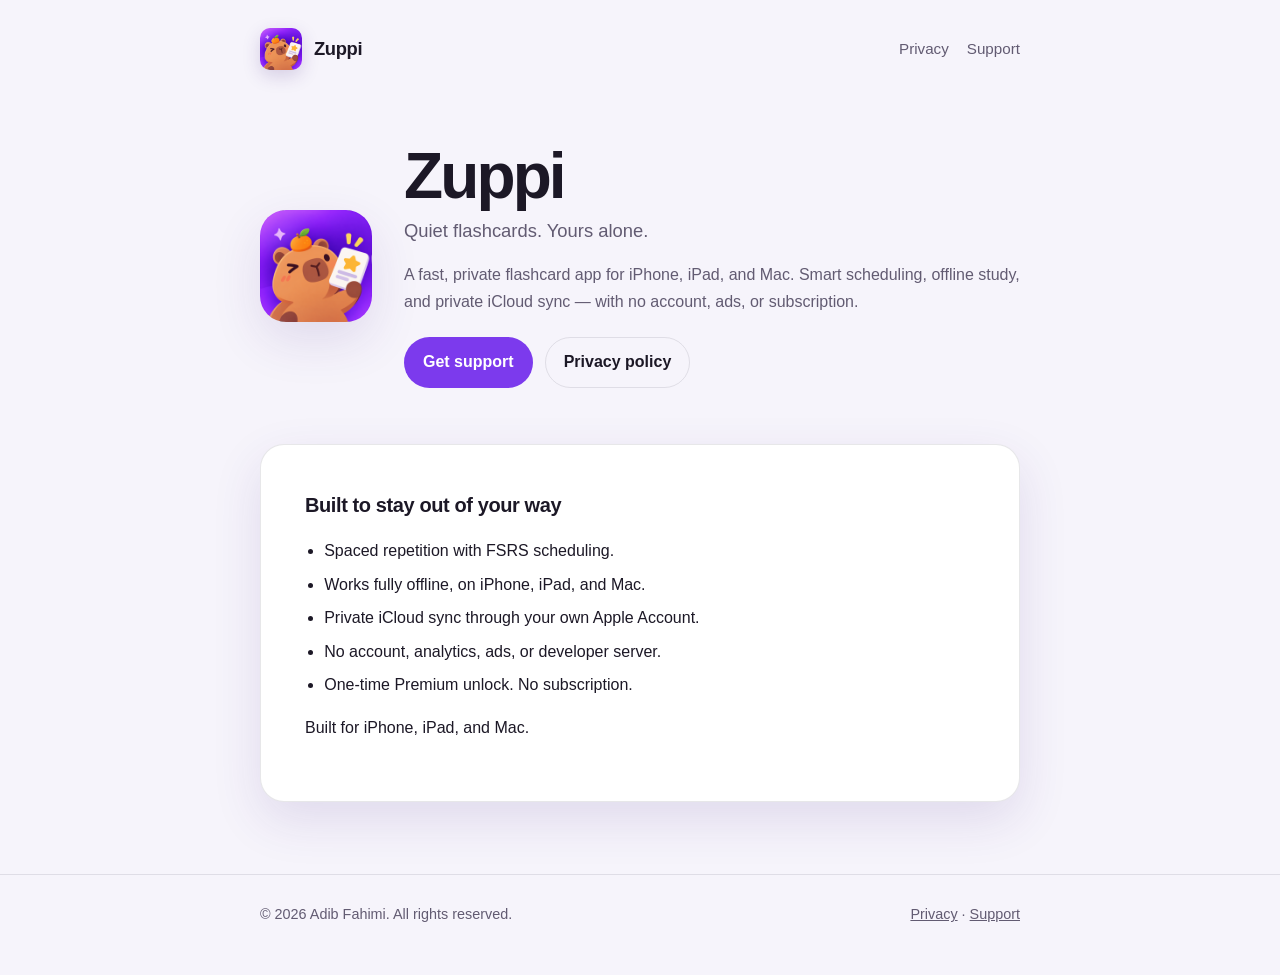
<file: index.html>
<!DOCTYPE html>
<html lang="en">
<head>
  <meta charset="utf-8">
  <meta name="viewport" content="width=device-width, initial-scale=1">
  <title>Zuppi — Private flashcards</title>
  <meta name="description" content="Zuppi is a fast, private flashcard app for iPhone, iPad, and Mac. Quiet spaced repetition, private iCloud sync, and no subscription.">
  <link rel="stylesheet" href="styles.css">
  <link rel="icon" href="icon.png" type="image/png">
</head>
<body>
  <header class="site-header">
    <div class="wrap">
      <a class="brand" href="index.html">
        <img src="icon.png" alt="Zuppi app icon">
        <span>Zuppi</span>
      </a>
      <nav class="nav" aria-label="Main">
        <a href="privacy.html">Privacy</a>
        <a href="support.html">Support</a>
      </nav>
    </div>
  </header>

  <main>
    <section class="hero">
      <div class="wrap">
        <img class="hero-icon" src="icon.png" alt="Zuppi app icon">
        <div>
          <h1>Zuppi</h1>
          <p class="tagline">Quiet flashcards. Yours alone.</p>
          <p class="muted">A fast, private flashcard app for iPhone, iPad, and Mac. Smart scheduling, offline study, and private iCloud sync — with no account, ads, or subscription.</p>
          <div class="hero-actions">
            <a class="button" href="support.html">Get support</a>
            <a class="button secondary" href="privacy.html">Privacy policy</a>
          </div>
        </div>
      </div>
    </section>

    <section class="content">
      <div class="wrap">
        <div class="card">
          <h2 style="margin-top:0">Built to stay out of your way</h2>
          <ul>
            <li>Spaced repetition with FSRS scheduling.</li>
            <li>Works fully offline, on iPhone, iPad, and Mac.</li>
            <li>Private iCloud sync through your own Apple Account.</li>
            <li>No account, analytics, ads, or developer server.</li>
            <li>One-time Premium unlock. No subscription.</li>
          </ul>
          <p class="muted">Built for iPhone, iPad, and Mac.</p>
        </div>
      </div>
    </section>
  </main>

  <footer>
    <div class="wrap">
      <span>© 2026 Adib Fahimi. All rights reserved.</span>
      <span>
        <a href="privacy.html">Privacy</a> ·
        <a href="support.html">Support</a>
      </span>
    </div>
  </footer>
</body>
</html>
</file>
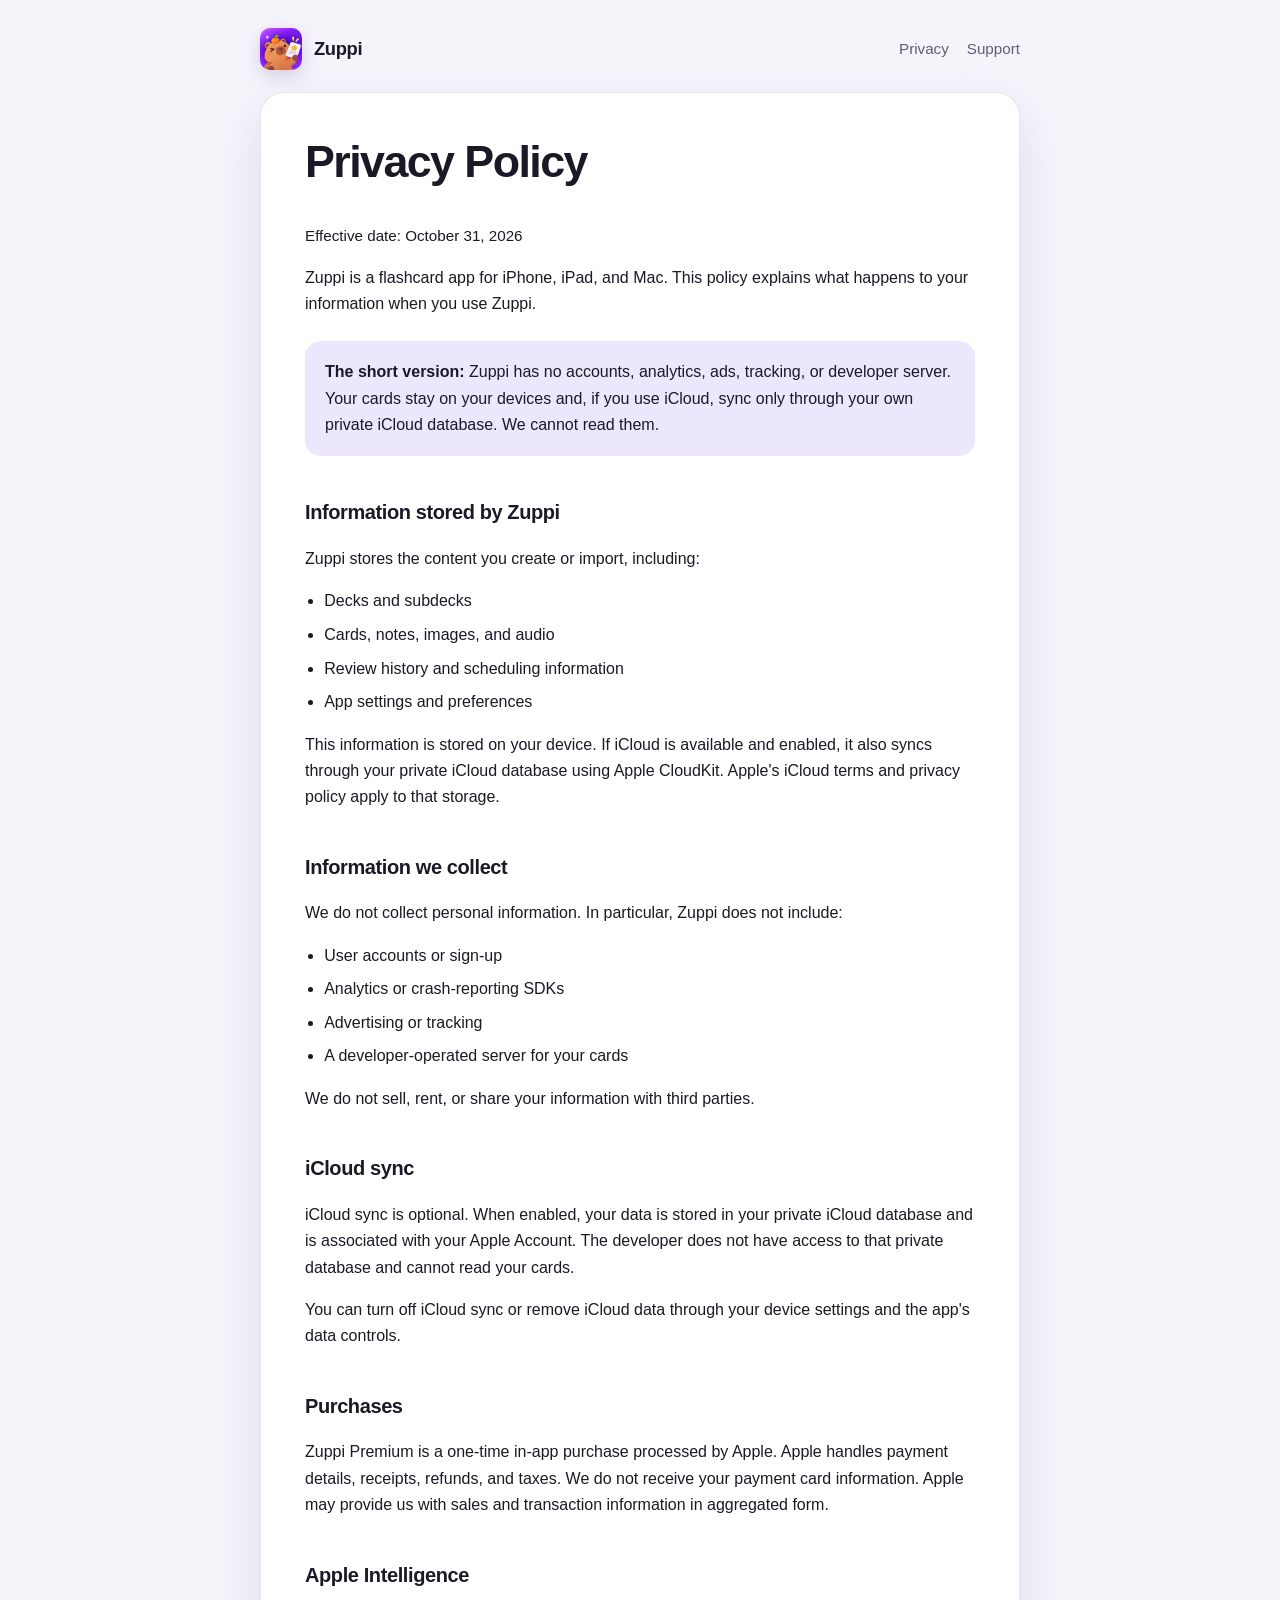
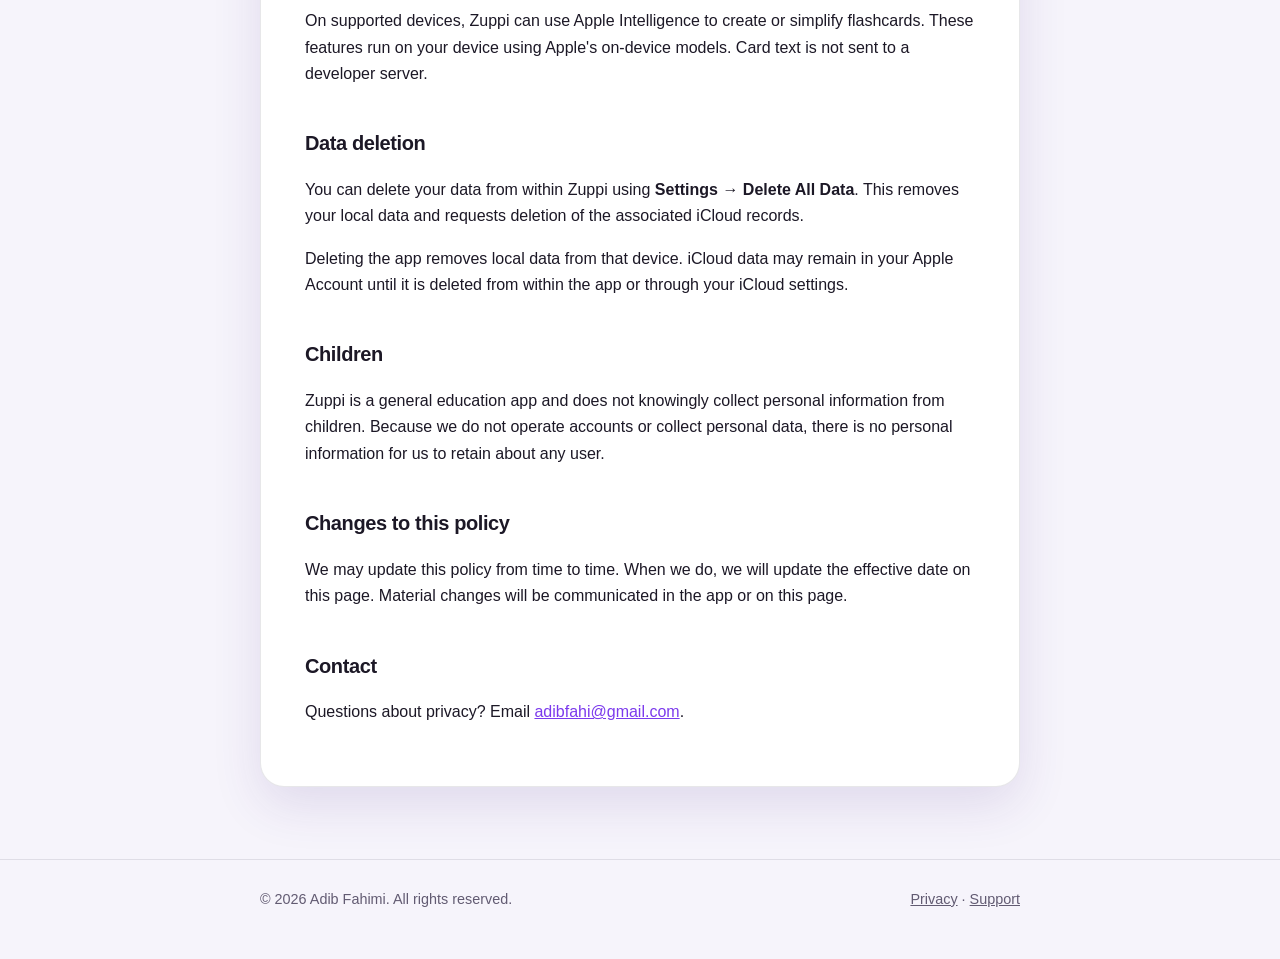
<file: privacy.html>
<!DOCTYPE html>
<html lang="en">
<head>
  <meta charset="utf-8">
  <meta name="viewport" content="width=device-width, initial-scale=1">
  <title>Privacy Policy — Zuppi</title>
  <meta name="description" content="Zuppi's privacy policy. No accounts, analytics, ads, tracking, or developer server.">
  <link rel="stylesheet" href="styles.css">
  <link rel="icon" href="icon.png" type="image/png">
</head>
<body>
  <header class="site-header">
    <div class="wrap">
      <a class="brand" href="index.html">
        <img src="icon.png" alt="Zuppi app icon">
        <span>Zuppi</span>
      </a>
      <nav class="nav" aria-label="Main">
        <a href="privacy.html">Privacy</a>
        <a href="support.html">Support</a>
      </nav>
    </div>
  </header>

  <main class="content">
    <div class="wrap">
      <article class="card">
        <h1>Privacy Policy</h1>
        <p class="effective">Effective date: October 31, 2026</p>

        <p>Zuppi is a flashcard app for iPhone, iPad, and Mac. This policy explains what happens to your information when you use Zuppi.</p>

        <div class="callout">
          <strong>The short version:</strong> Zuppi has no accounts, analytics, ads, tracking, or developer server. Your cards stay on your devices and, if you use iCloud, sync only through your own private iCloud database. We cannot read them.
        </div>

        <h2>Information stored by Zuppi</h2>
        <p>Zuppi stores the content you create or import, including:</p>
        <ul>
          <li>Decks and subdecks</li>
          <li>Cards, notes, images, and audio</li>
          <li>Review history and scheduling information</li>
          <li>App settings and preferences</li>
        </ul>
        <p>This information is stored on your device. If iCloud is available and enabled, it also syncs through your private iCloud database using Apple CloudKit. Apple's iCloud terms and privacy policy apply to that storage.</p>

        <h2>Information we collect</h2>
        <p>We do not collect personal information. In particular, Zuppi does not include:</p>
        <ul>
          <li>User accounts or sign-up</li>
          <li>Analytics or crash-reporting SDKs</li>
          <li>Advertising or tracking</li>
          <li>A developer-operated server for your cards</li>
        </ul>
        <p>We do not sell, rent, or share your information with third parties.</p>

        <h2>iCloud sync</h2>
        <p>iCloud sync is optional. When enabled, your data is stored in your private iCloud database and is associated with your Apple Account. The developer does not have access to that private database and cannot read your cards.</p>
        <p>You can turn off iCloud sync or remove iCloud data through your device settings and the app's data controls.</p>

        <h2>Purchases</h2>
        <p>Zuppi Premium is a one-time in-app purchase processed by Apple. Apple handles payment details, receipts, refunds, and taxes. We do not receive your payment card information. Apple may provide us with sales and transaction information in aggregated form.</p>

        <h2>Apple Intelligence</h2>
        <p>On supported devices, Zuppi can use Apple Intelligence to create or simplify flashcards. These features run on your device using Apple's on-device models. Card text is not sent to a developer server.</p>

        <h2>Data deletion</h2>
        <p>You can delete your data from within Zuppi using <strong>Settings → Delete All Data</strong>. This removes your local data and requests deletion of the associated iCloud records.</p>
        <p>Deleting the app removes local data from that device. iCloud data may remain in your Apple Account until it is deleted from within the app or through your iCloud settings.</p>

        <h2>Children</h2>
        <p>Zuppi is a general education app and does not knowingly collect personal information from children. Because we do not operate accounts or collect personal data, there is no personal information for us to retain about any user.</p>

        <h2>Changes to this policy</h2>
        <p>We may update this policy from time to time. When we do, we will update the effective date on this page. Material changes will be communicated in the app or on this page.</p>

        <h2>Contact</h2>
        <p>Questions about privacy? Email <a href="mailto:adibfahi@gmail.com">adibfahi@gmail.com</a>.</p>
      </article>
    </div>
  </main>

  <footer>
    <div class="wrap">
      <span>© 2026 Adib Fahimi. All rights reserved.</span>
      <span>
        <a href="privacy.html">Privacy</a> ·
        <a href="support.html">Support</a>
      </span>
    </div>
  </footer>
</body>
</html>
</file>
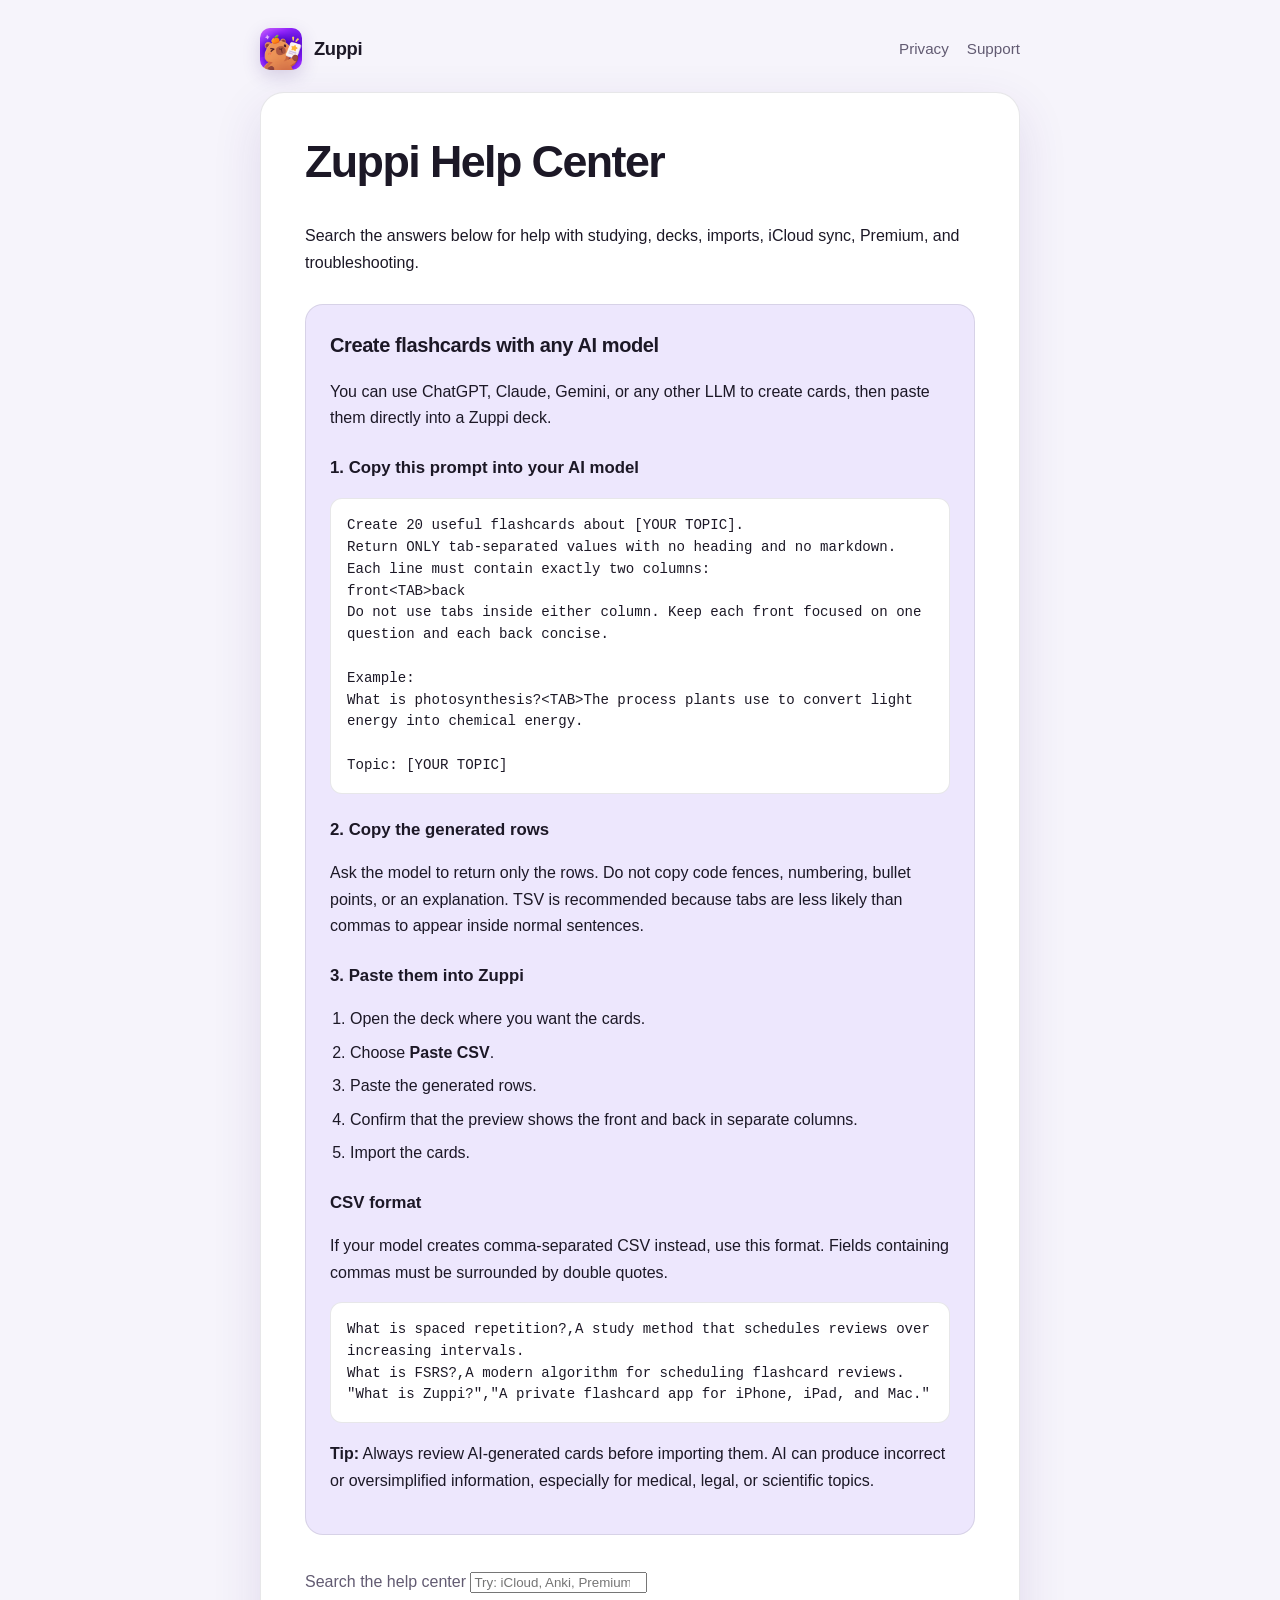
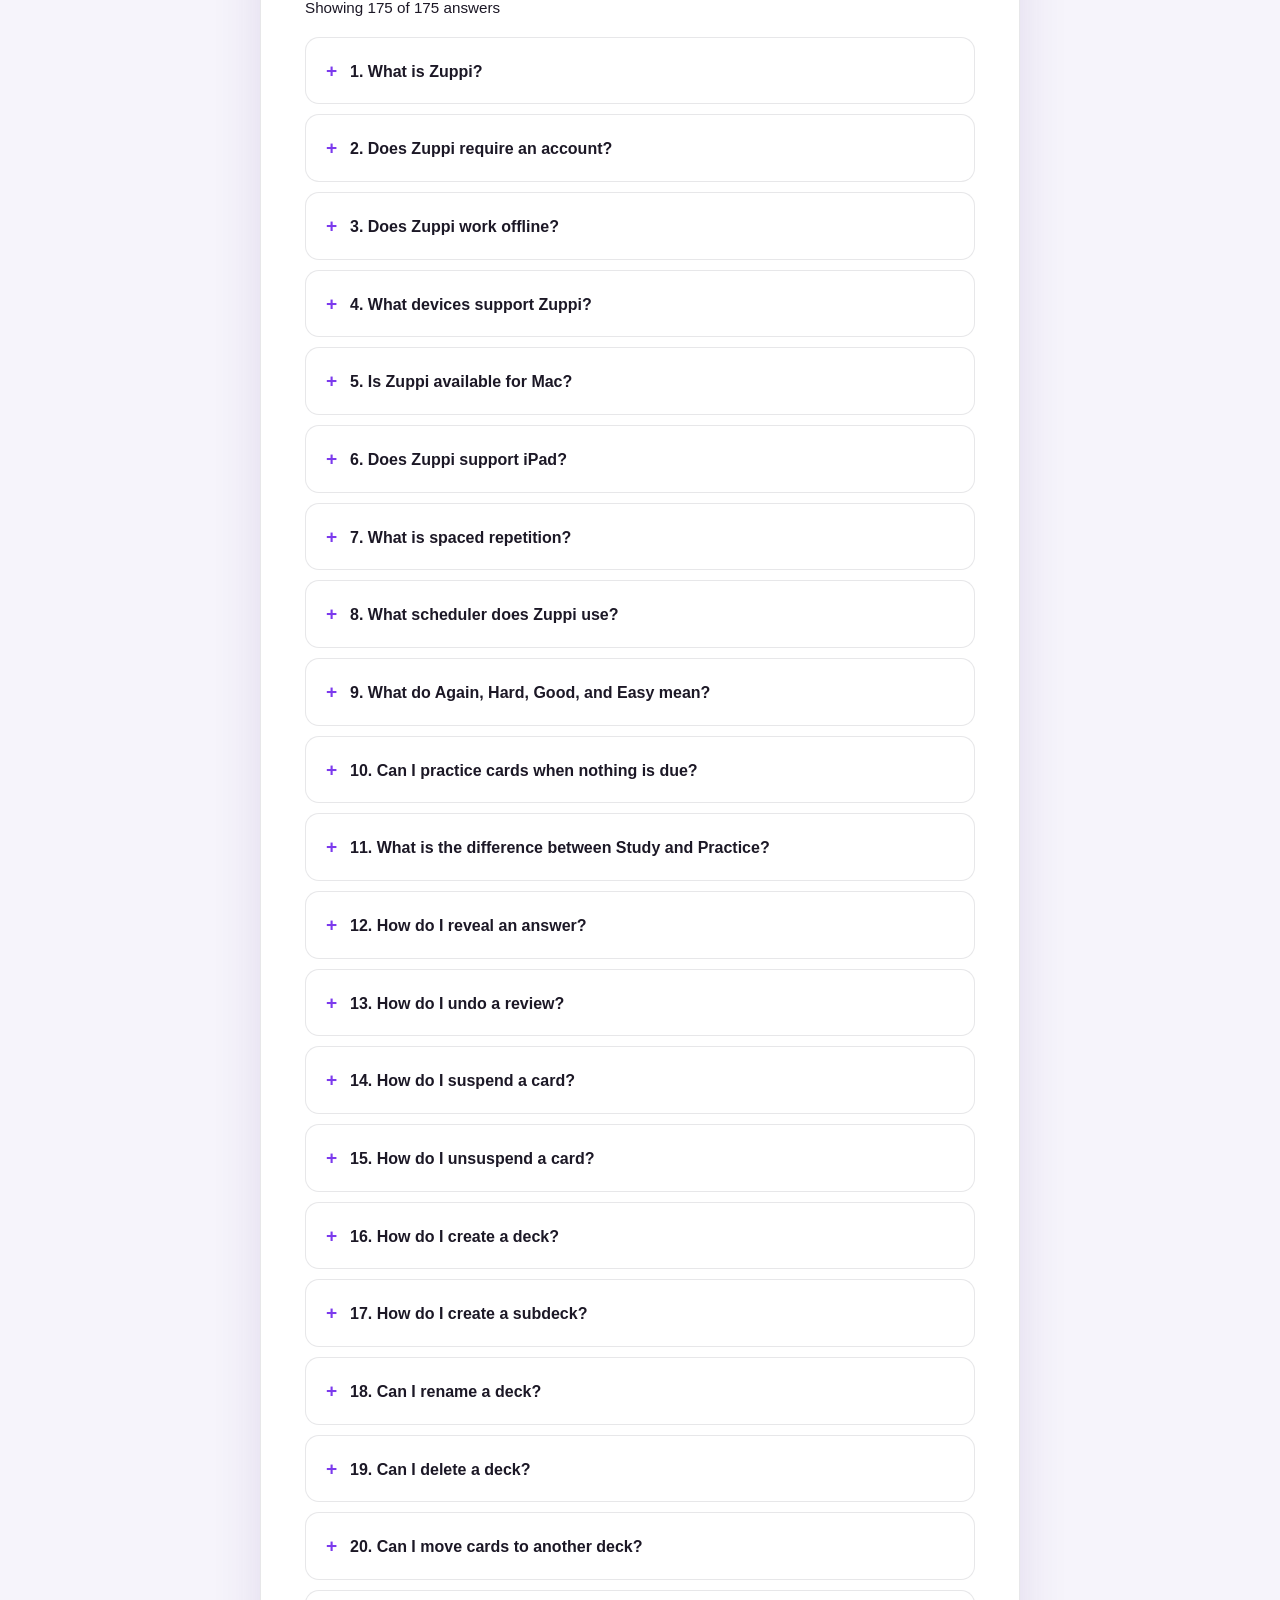
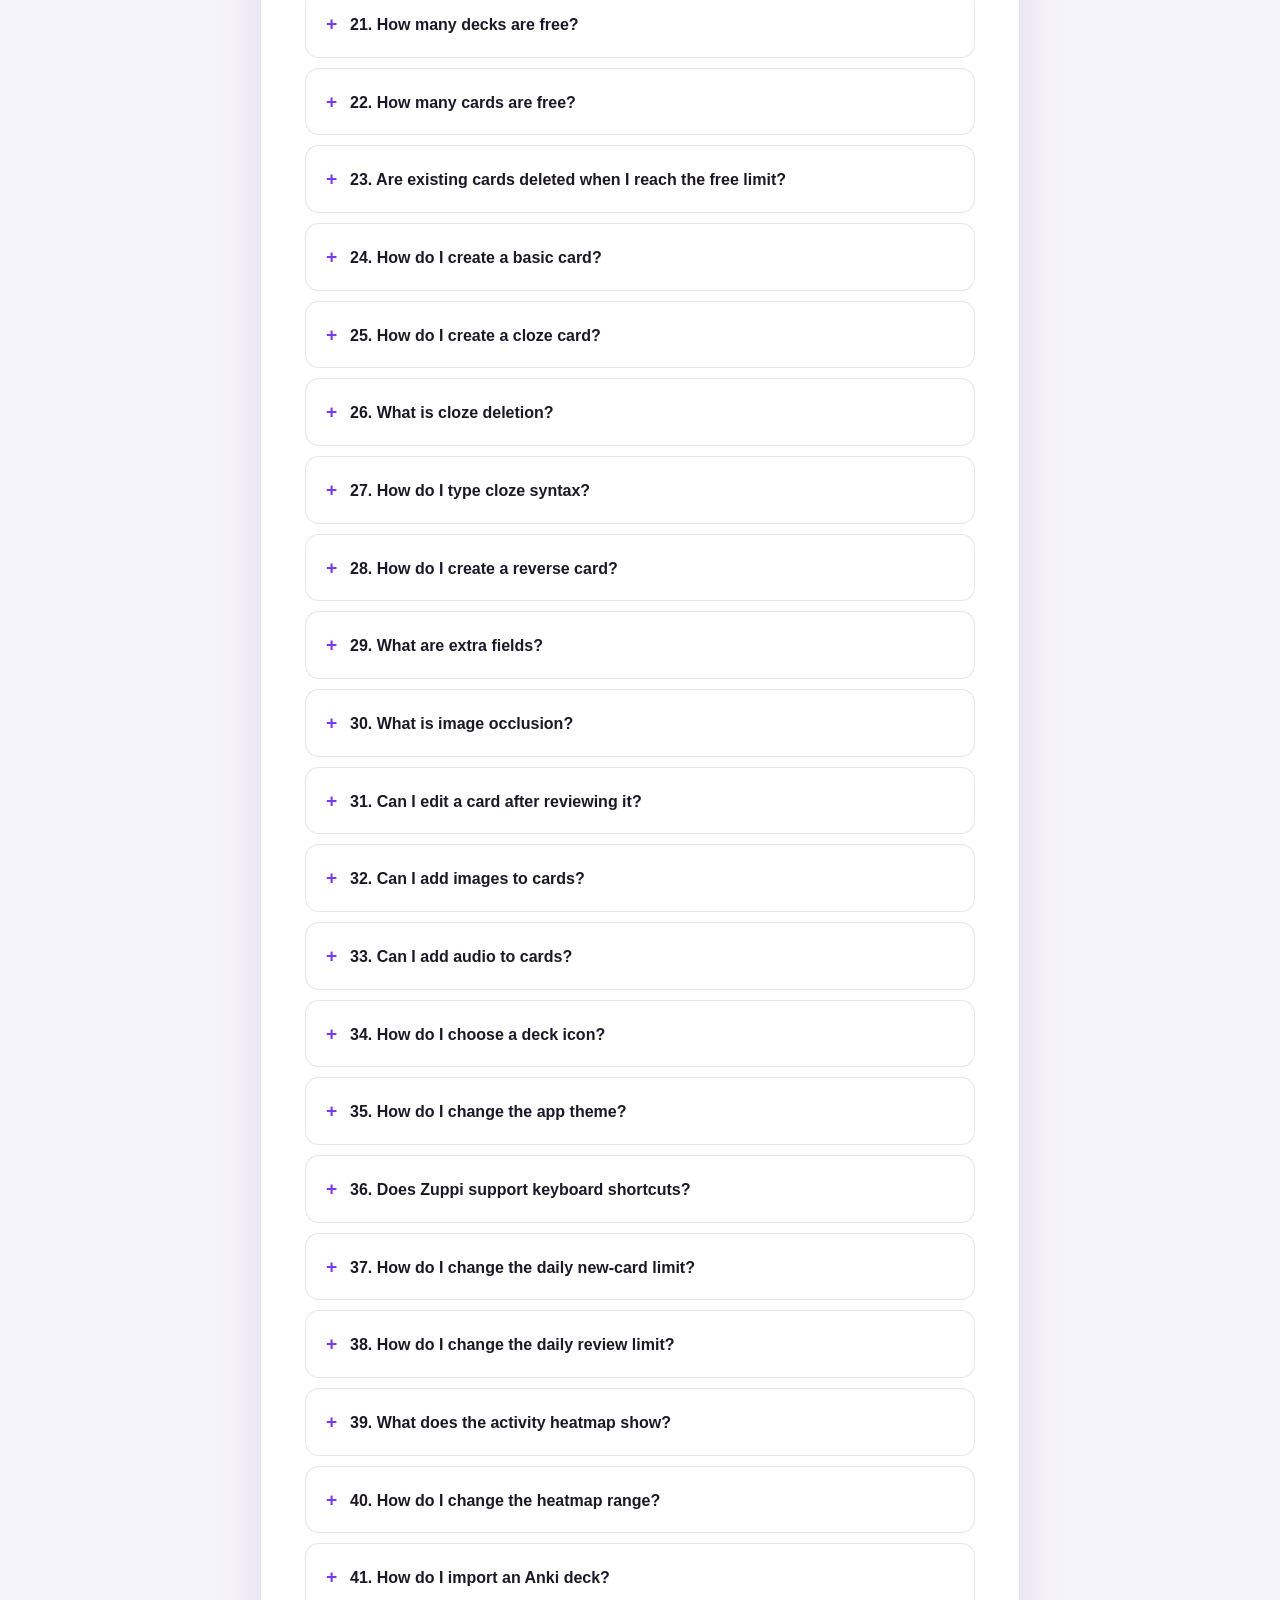
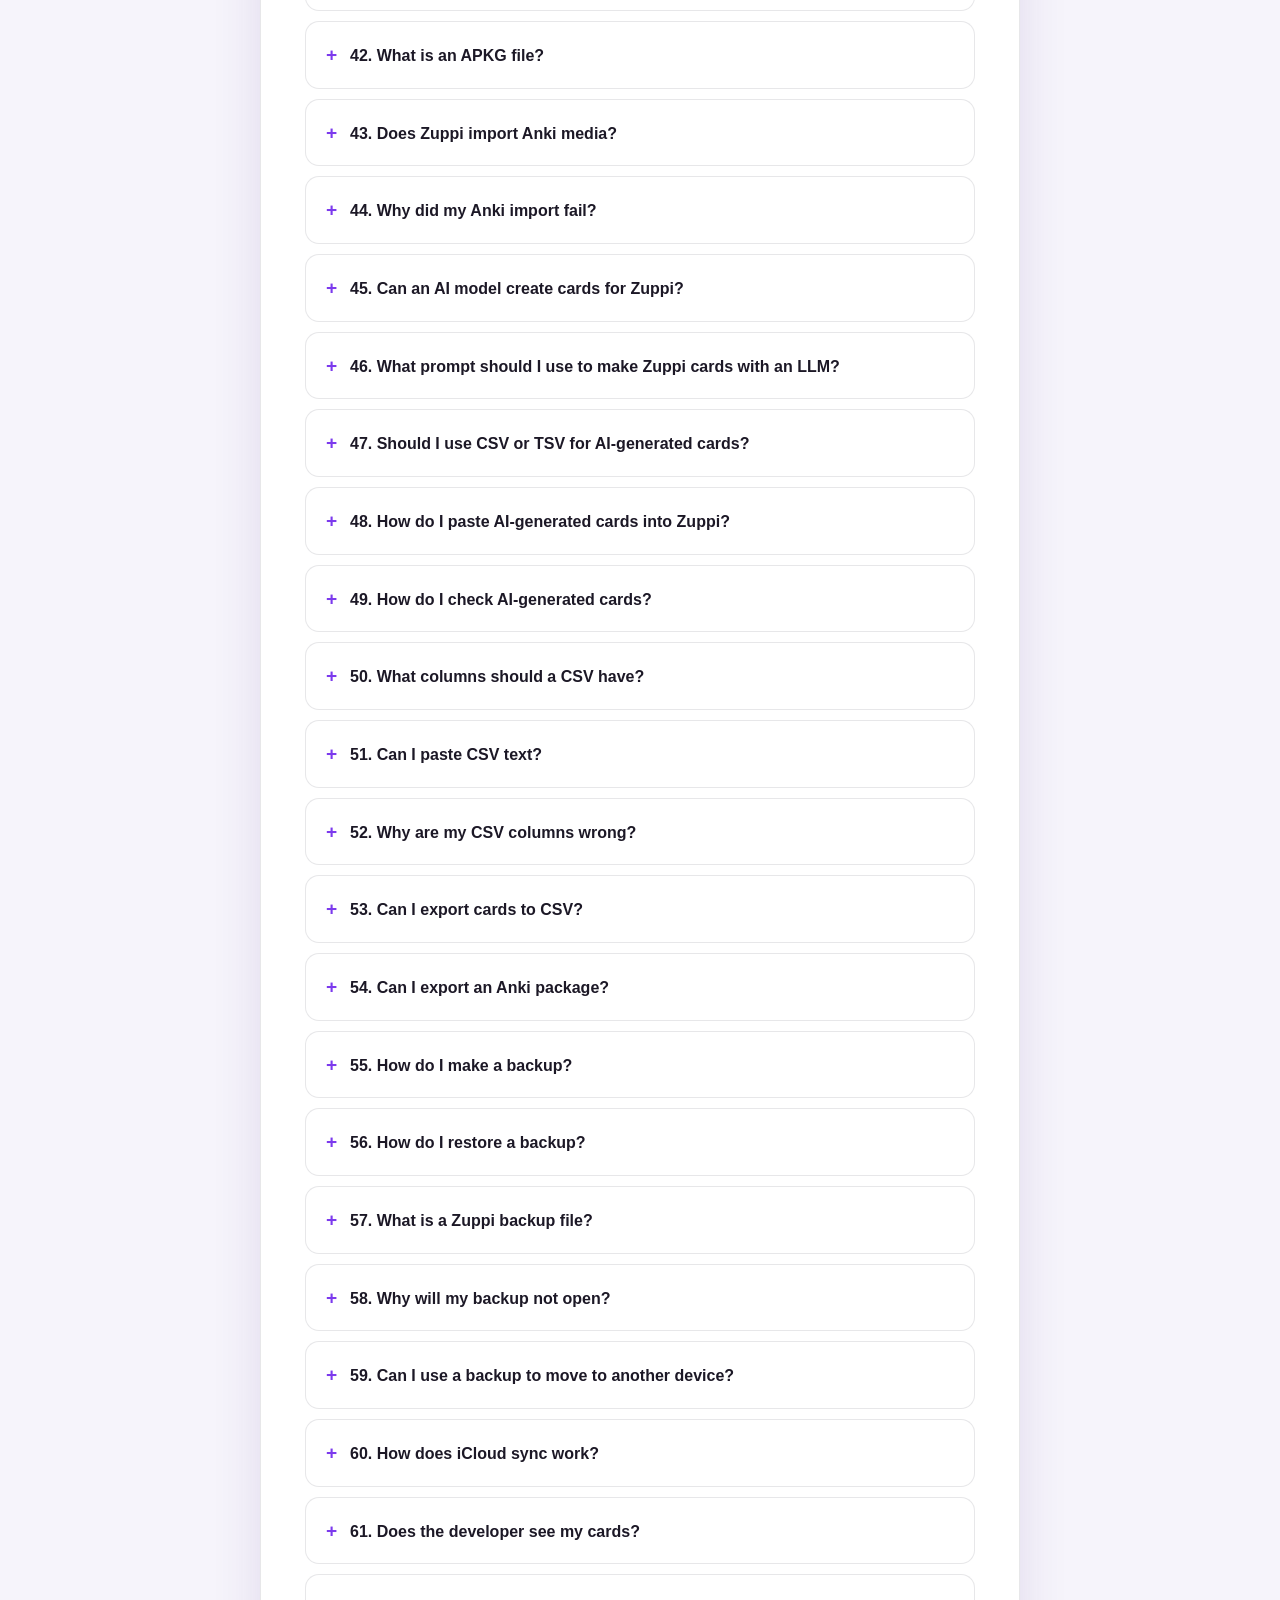
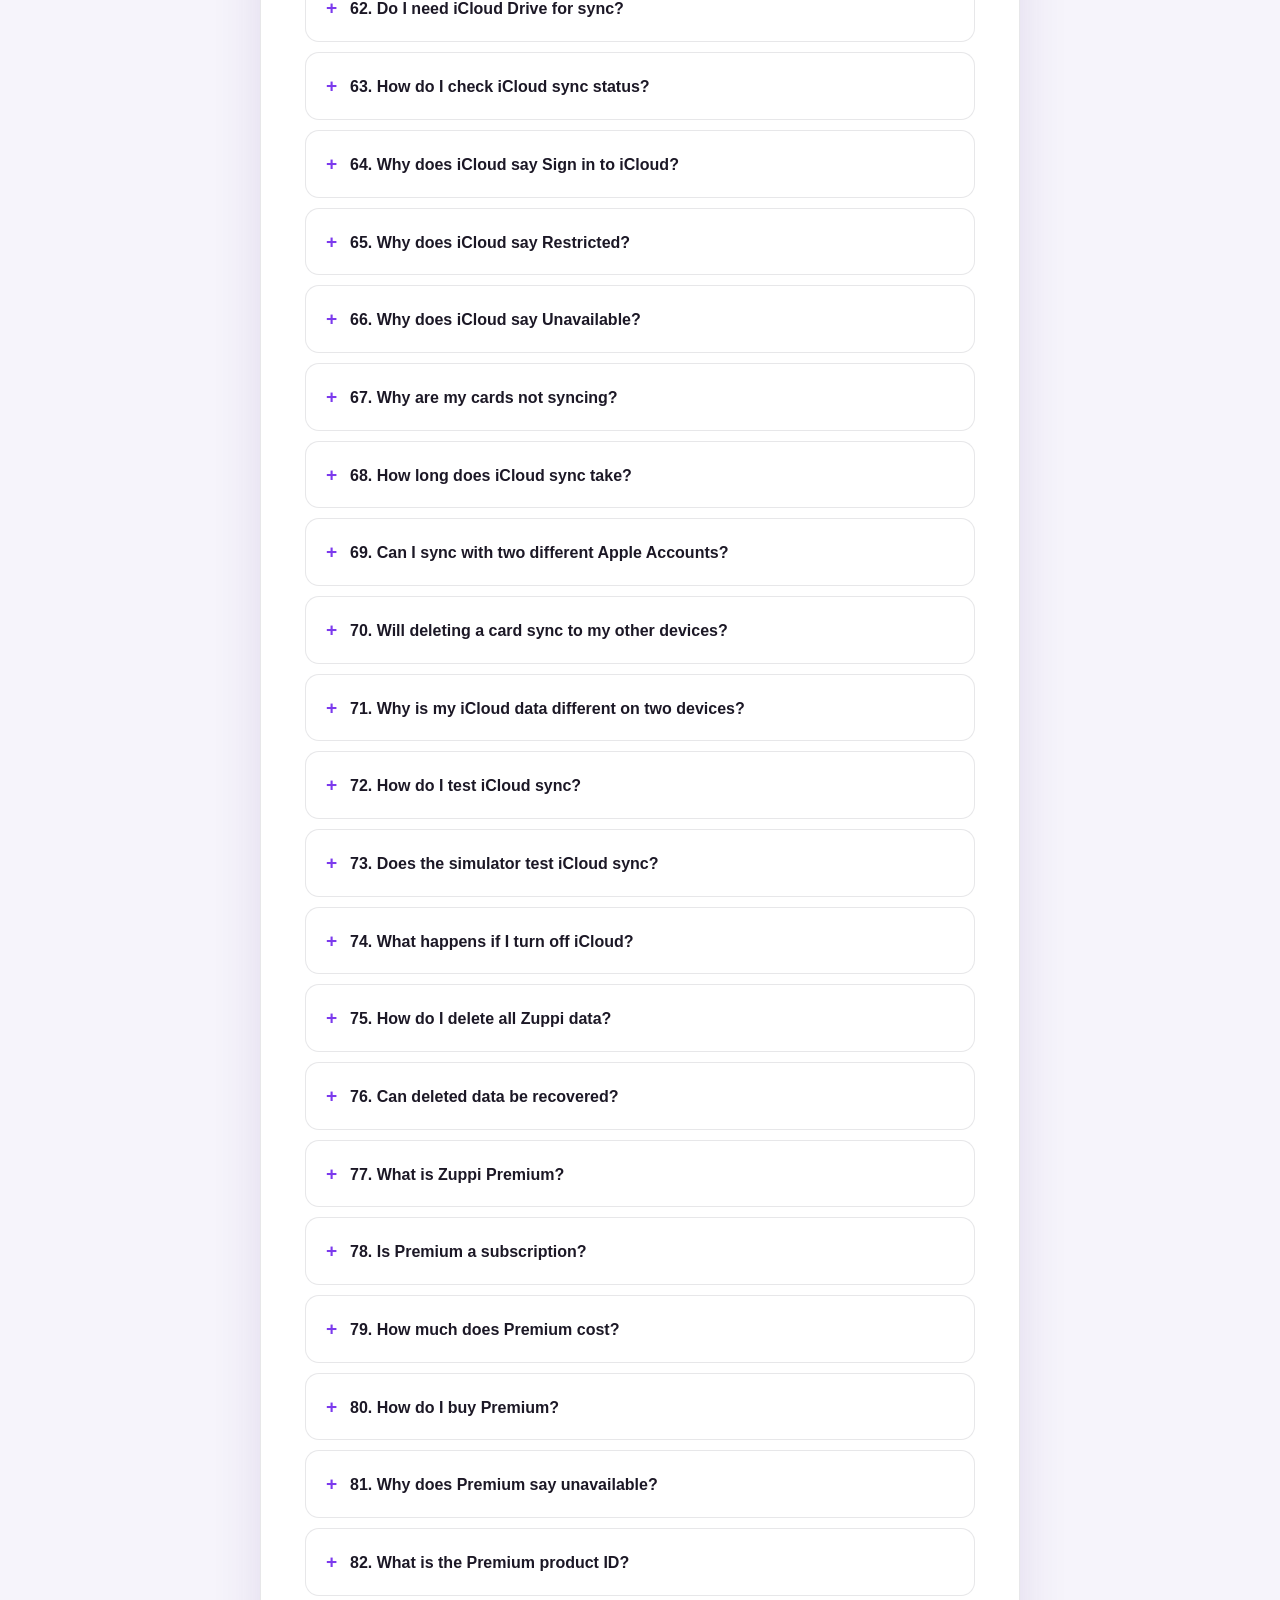
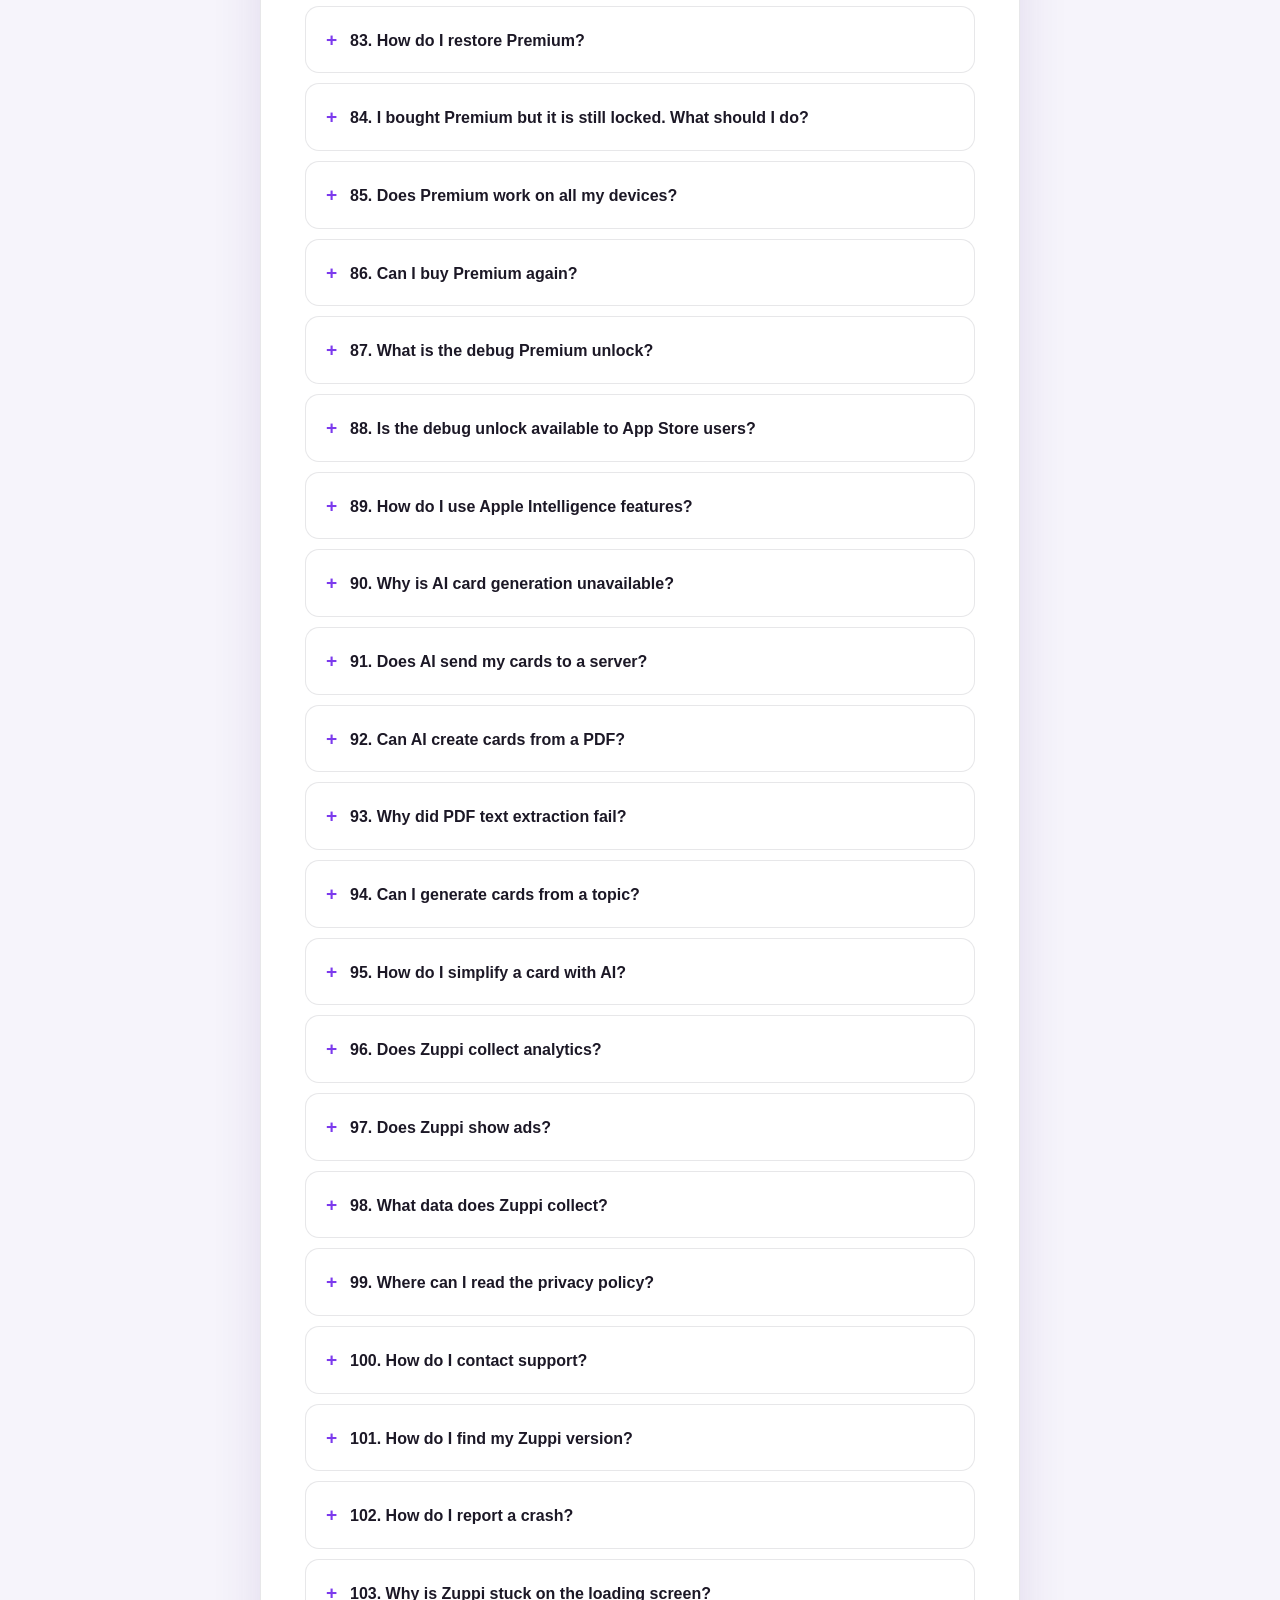
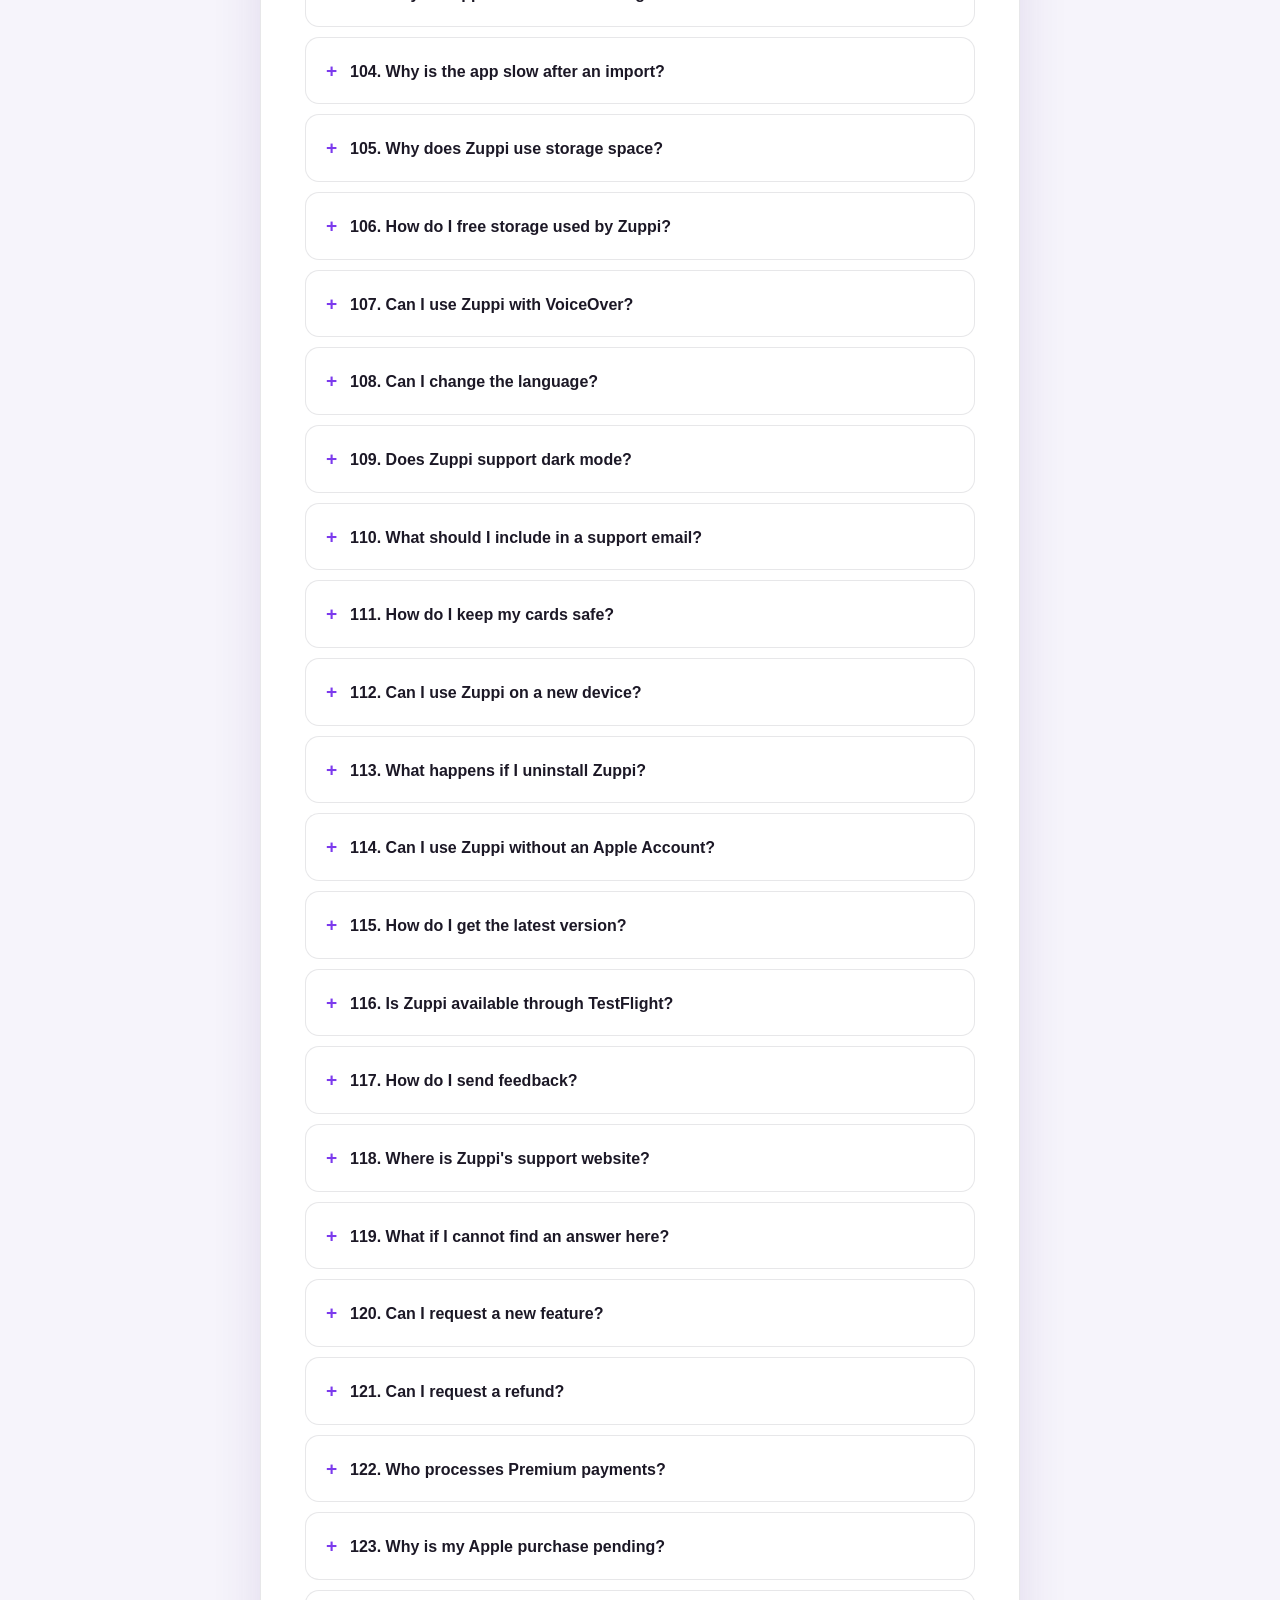
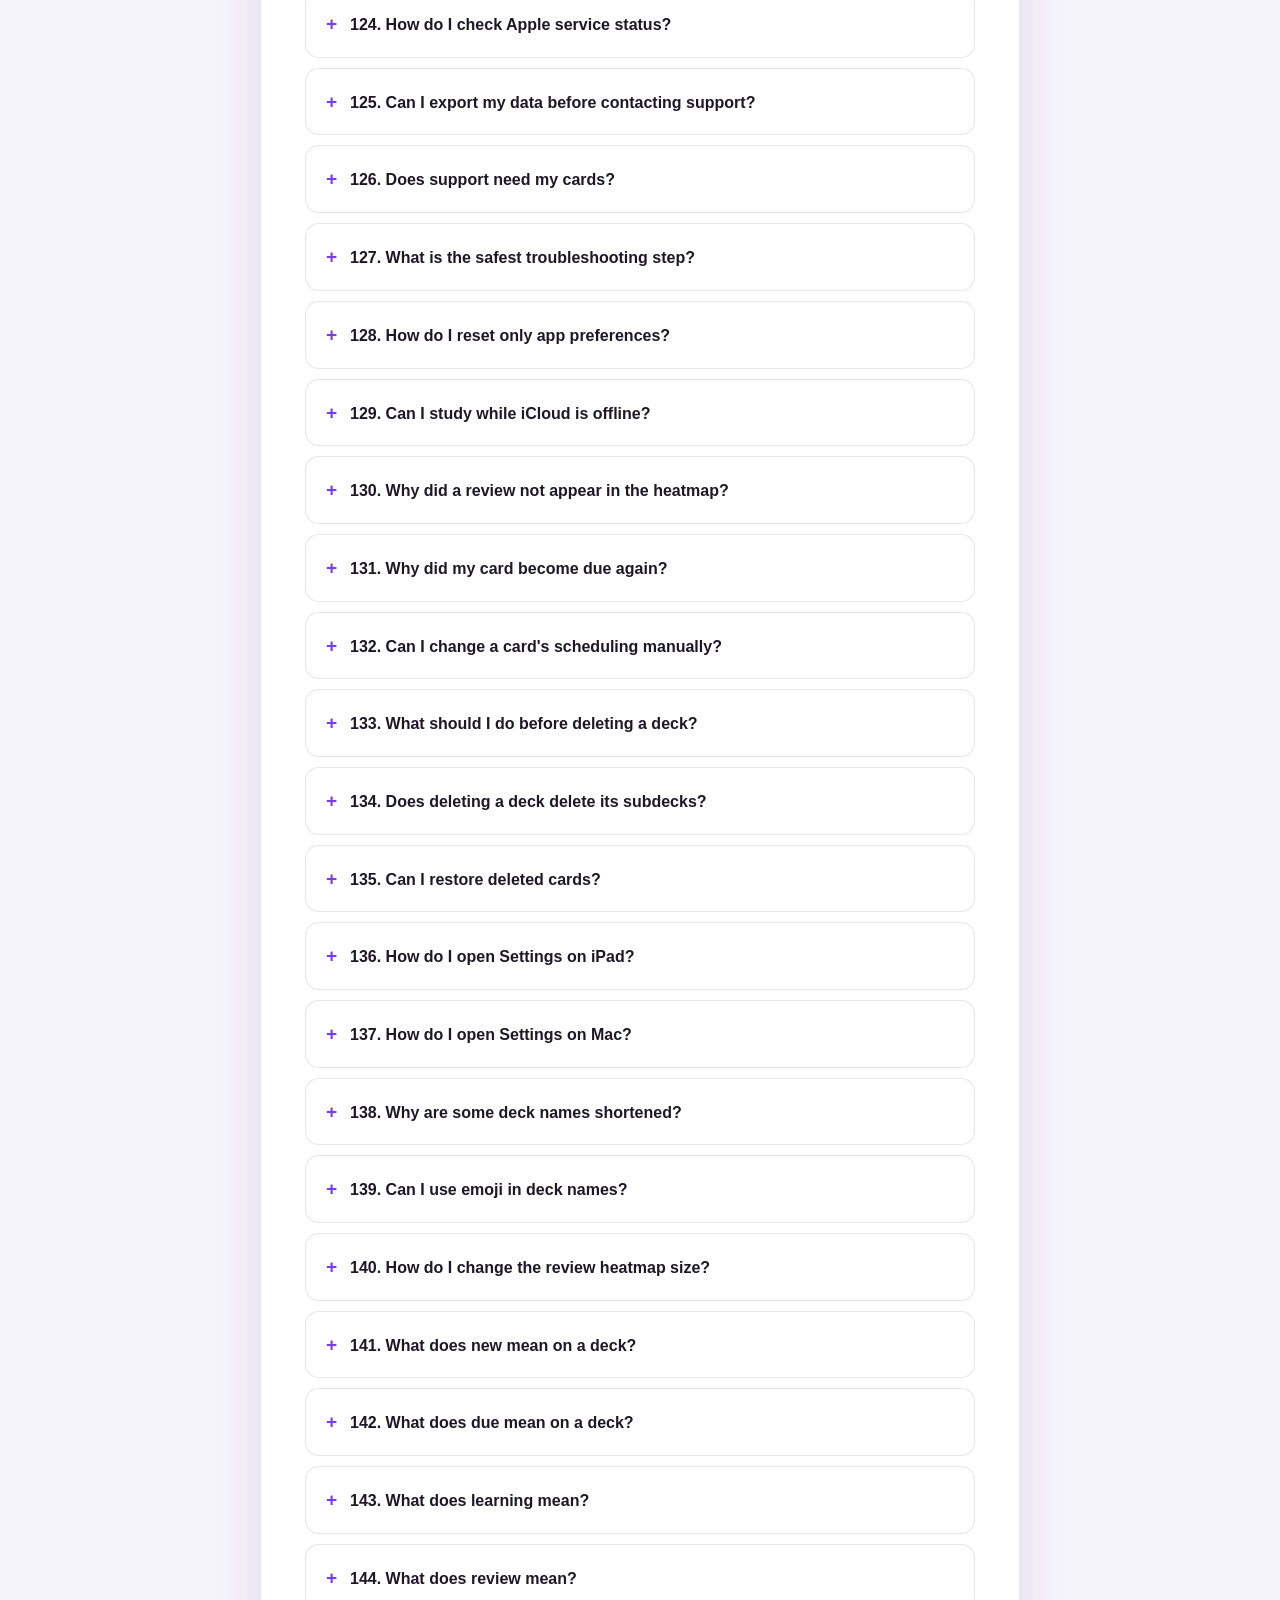
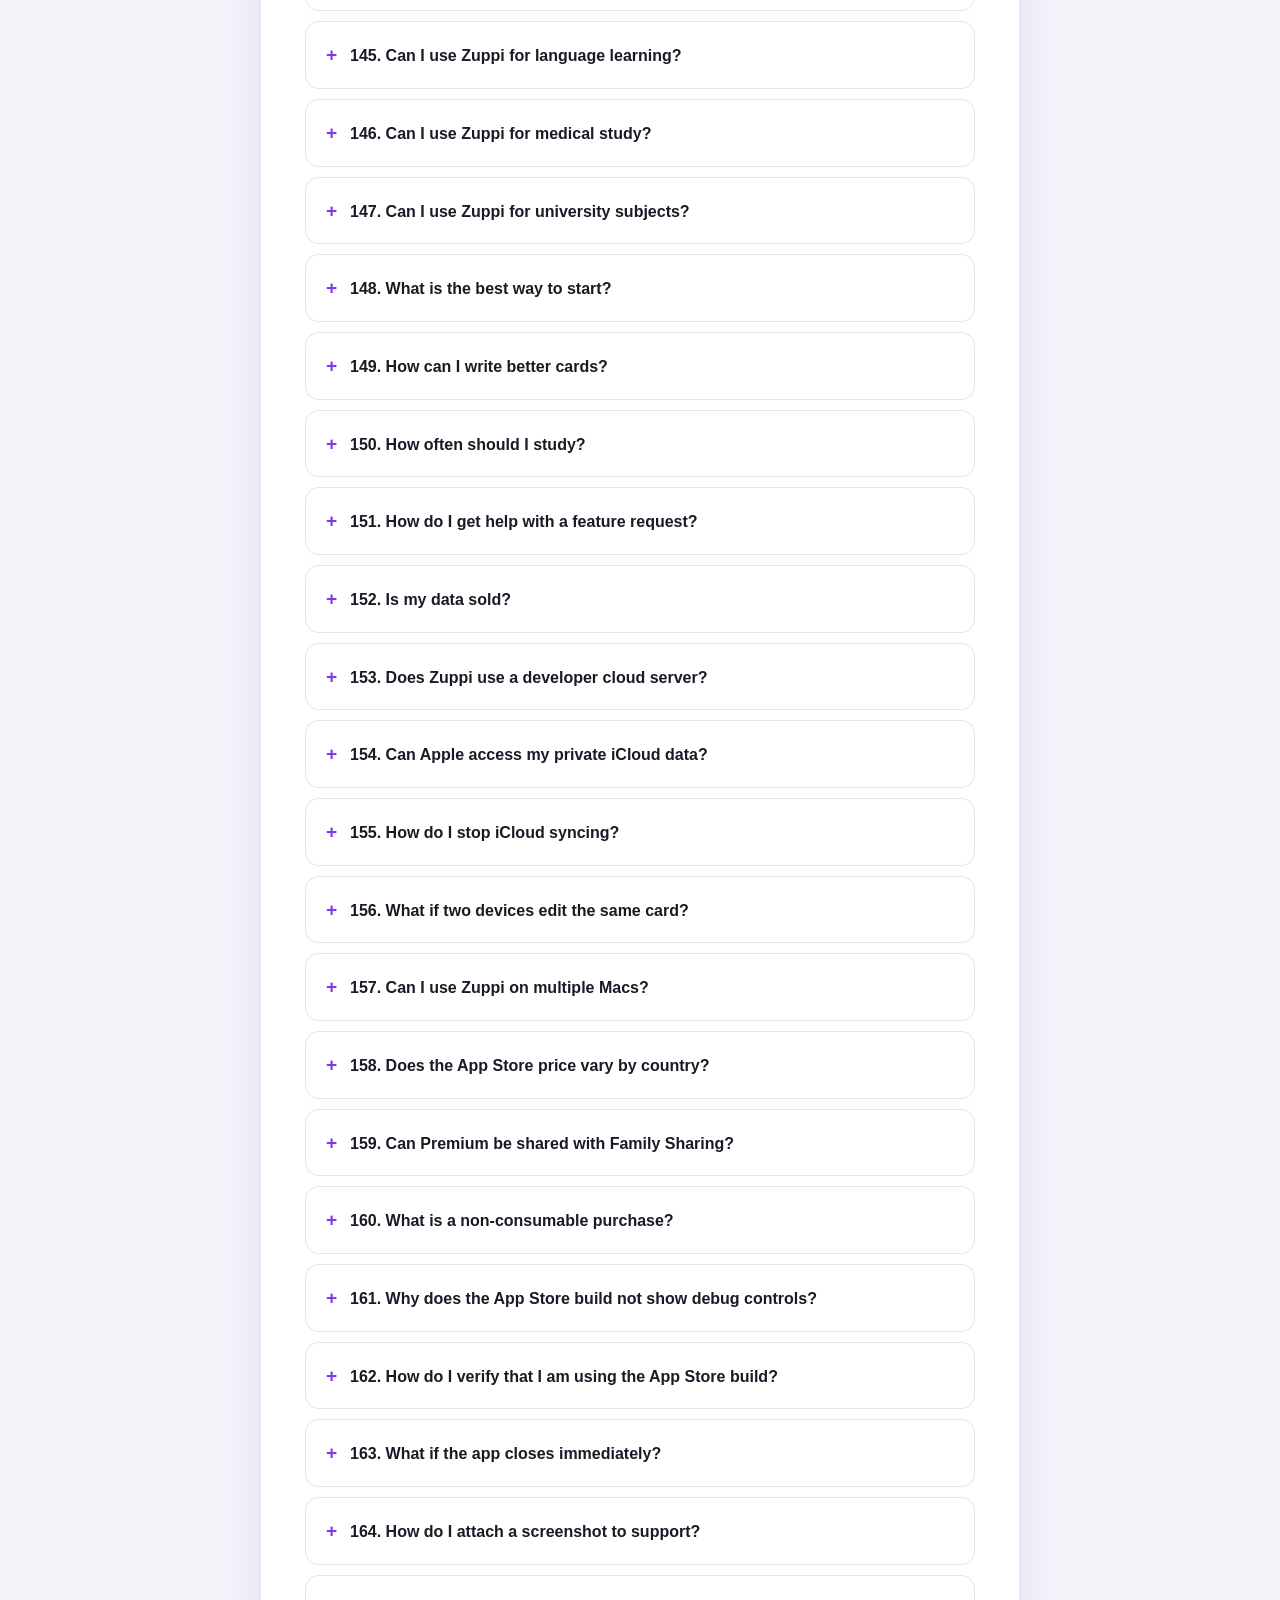
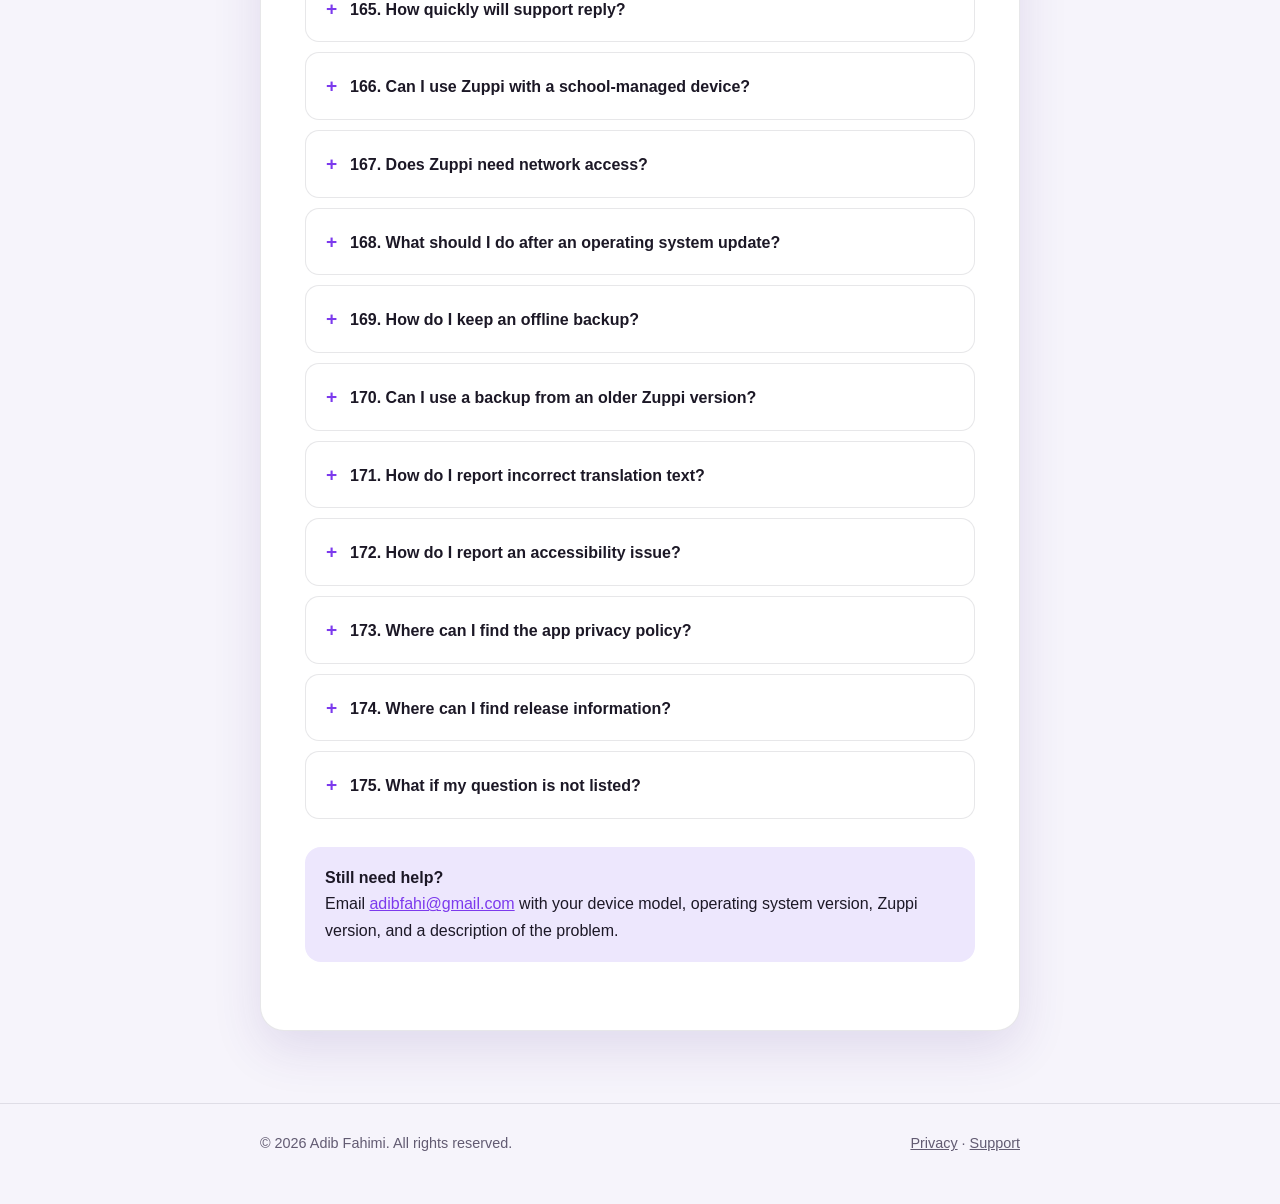
<file: support.html>
<!DOCTYPE html>
<html lang="en">
<head>
  <meta charset="utf-8">
  <meta name="viewport" content="width=device-width, initial-scale=1">
  <title>Help Center — Zuppi</title>
  <meta name="description" content="Search 100+ answers to common Zuppi questions about flashcards, study scheduling, iCloud sync, imports, Premium, and troubleshooting.">
  <link rel="stylesheet" href="styles.css">
  <link rel="icon" href="icon.png" type="image/png">
  <style>
    .llm-guide { margin: 28px 0 34px; padding: 24px; border: 1px solid var(--border); border-radius: 18px; background: var(--accent-soft); }
    .llm-guide h2 { margin-top: 0; }
    .llm-guide h3 { margin-top: 22px; }
    .llm-guide pre { overflow-x: auto; margin: 12px 0 18px; padding: 16px; border-radius: 12px; background: var(--surface); color: var(--text); border: 1px solid var(--border); font: .88rem/1.55 ui-monospace, SFMono-Regular, Menlo, Monaco, Consolas, monospace; white-space: pre-wrap; }
    .llm-guide code { font: inherit; }
    .llm-guide ol { padding-left: 1.25em; }

    .search-box input:focus { outline: 3px solid var(--accent-soft); border-color: var(--accent); }
    .result-count { margin: 0 0 16px; color: var(--muted); font-size: .95rem; }
    .help-list { display: grid; gap: 10px; }
    .help-item { border: 1px solid var(--border); border-radius: 14px; background: var(--surface); overflow: hidden; }
    .help-item[hidden] { display: none; }
    .help-item summary { cursor: pointer; list-style: none; padding: 17px 20px; font-weight: 650; }
    .help-item summary::-webkit-details-marker { display: none; }
    .help-item summary::before { content: "+"; display: inline-block; width: 24px; color: var(--accent); font-size: 1.2rem; }
    .help-item[open] summary::before { content: "−"; }
    .answer { padding: 0 20px 18px 44px; color: var(--muted); }
    .category { margin: 30px 0 10px; color: var(--accent); font-size: 1.05rem; }
    .no-results { padding: 30px; text-align: center; color: var(--muted); background: var(--accent-soft); border-radius: 16px; }
    .contact-box { margin-top: 28px; }
  </style>
</head>
<body>
  <header class="site-header">
    <div class="wrap">
      <a class="brand" href="index.html"><img src="icon.png" alt="Zuppi app icon"><span>Zuppi</span></a>
      <nav class="nav" aria-label="Main"><a href="privacy.html">Privacy</a><a href="support.html">Support</a></nav>
    </div>
  </header>

  <main class="content">
    <div class="wrap">
      <article class="card">
        <h1>Zuppi Help Center</h1>
        <p>Search the answers below for help with studying, decks, imports, iCloud sync, Premium, and troubleshooting.</p>

        <section class="llm-guide" aria-labelledby="llm-guide-title">
          <h2 id="llm-guide-title">Create flashcards with any AI model</h2>
          <p>You can use ChatGPT, Claude, Gemini, or any other LLM to create cards, then paste them directly into a Zuppi deck.</p>

          <h3>1. Copy this prompt into your AI model</h3>
          <pre><code>Create 20 useful flashcards about [YOUR TOPIC].
Return ONLY tab-separated values with no heading and no markdown.
Each line must contain exactly two columns:
front&lt;TAB&gt;back
Do not use tabs inside either column. Keep each front focused on one question and each back concise.

Example:
What is photosynthesis?&lt;TAB&gt;The process plants use to convert light energy into chemical energy.

Topic: [YOUR TOPIC]</code></pre>

          <h3>2. Copy the generated rows</h3>
          <p>Ask the model to return only the rows. Do not copy code fences, numbering, bullet points, or an explanation. TSV is recommended because tabs are less likely than commas to appear inside normal sentences.</p>

          <h3>3. Paste them into Zuppi</h3>
          <ol>
            <li>Open the deck where you want the cards.</li>
            <li>Choose <strong>Paste CSV</strong>.</li>
            <li>Paste the generated rows.</li>
            <li>Confirm that the preview shows the front and back in separate columns.</li>
            <li>Import the cards.</li>
          </ol>

          <h3>CSV format</h3>
          <p>If your model creates comma-separated CSV instead, use this format. Fields containing commas must be surrounded by double quotes.</p>
          <pre><code>What is spaced repetition?,A study method that schedules reviews over increasing intervals.
What is FSRS?,A modern algorithm for scheduling flashcard reviews.
"What is Zuppi?","A private flashcard app for iPhone, iPad, and Mac."</code></pre>

          <p class="muted"><strong>Tip:</strong> Always review AI-generated cards before importing them. AI can produce incorrect or oversimplified information, especially for medical, legal, or scientific topics.</p>
        </section>

        <div class="search-box">
          <label for="help-search" class="muted">Search the help center</label>
          <input id="help-search" type="search" placeholder="Try: iCloud, Anki, Premium, cards, backup…" autocomplete="off">
        </div>
        <p id="result-count" class="result-count" aria-live="polite">Showing 100+ answers</p>
        <div id="help-list" class="help-list"></div>
        <p id="no-results" class="no-results" hidden>No matching answer found. Try different words or email <a href="mailto:adibfahi@gmail.com">adibfahi@gmail.com</a>.</p>
        <div class="callout contact-box">
          <strong>Still need help?</strong><br>
          Email <a href="mailto:adibfahi@gmail.com">adibfahi@gmail.com</a> with your device model, operating system version, Zuppi version, and a description of the problem.
        </div>
      </article>
    </div>
  </main>

  <footer><div class="wrap"><span>© 2026 Adib Fahimi. All rights reserved.</span><span><a href="privacy.html">Privacy</a> · <a href="support.html">Support</a></span></div></footer>

  <script>
    const questions = [
      ["What is Zuppi?", "Zuppi is a private flashcard app for iPhone, iPad, and Mac with spaced-repetition scheduling."],
      ["Does Zuppi require an account?", "No. Zuppi has no account, sign-up, or login. You can start studying immediately."],
      ["Does Zuppi work offline?", "Yes. Creating cards, studying, reviewing, and most imports work without an internet connection."],
      ["What devices support Zuppi?", "Zuppi supports iPhone and iPad with iOS 18 or later, and Mac with macOS 15 or later."],
      ["Is Zuppi available for Mac?", "Yes. The same app supports Mac, with a layout adapted for keyboard, mouse, and trackpad."],
      ["Does Zuppi support iPad?", "Yes. Zuppi supports iPad and uses a sidebar layout for larger screens."],
      ["What is spaced repetition?", "Spaced repetition schedules reviews at useful intervals so you practice information before you forget it."],
      ["What scheduler does Zuppi use?", "Zuppi uses FSRS, a modern spaced-repetition scheduling algorithm."],
      ["What do Again, Hard, Good, and Easy mean?", "Choose Again if you forgot, Hard if recall was difficult, Good for normal recall, and Easy if the card was very easy."],
      ["Can I practice cards when nothing is due?", "Yes. Use Practice to study cards even when no scheduled reviews are due."],
      ["What is the difference between Study and Practice?", "Study follows the scheduler and changes review dates. Practice lets you review without changing the schedule."],
      ["How do I reveal an answer?", "Open a card and tap or click the card to reveal its answer, then choose a rating."],
      ["How do I undo a review?", "Use the Undo control immediately after rating a card to restore its previous scheduling state."],
      ["How do I suspend a card?", "Open the card list, choose the card, and use the suspend control. Suspended cards are excluded from reviews."],
      ["How do I unsuspend a card?", "Open the suspended card in the card list and turn off its suspended status."],
      ["How do I create a deck?", "Tap the plus button in the deck sidebar, enter a name, and save the deck."],
      ["How do I create a subdeck?", "Open the deck menu and choose New Subdeck, then enter the subdeck name."],
      ["Can I rename a deck?", "Yes. Open the deck menu, choose Edit, change the name, and save."],
      ["Can I delete a deck?", "Yes. Open the deck menu and choose Delete. Confirm carefully because deletion removes the deck and its cards."],
      ["Can I move cards to another deck?", "Yes. Edit the card or note and select a different deck where that option is available."],
      ["How many decks are free?", "The free version supports up to 2 decks, including subdecks."],
      ["How many cards are free?", "The free version supports up to 50 cards in total."],
      ["Are existing cards deleted when I reach the free limit?", "No. Existing content remains available. You simply cannot add more until you remove content or unlock Premium."],
      ["How do I create a basic card?", "Open a deck, choose Cards, choose Basic, enter the front and back, and tap Save."],
      ["How do I create a cloze card?", "Choose Cloze, type your sentence, select text or use the cloze syntax, then save the note."],
      ["What is cloze deletion?", "A cloze card hides part of a sentence so you recall the missing word or phrase."],
      ["How do I type cloze syntax?", "Type text such as {{c1::answer}}. Zuppi creates a card that hides answer."],
      ["How do I create a reverse card?", "While editing a basic note, enable Also create reverse card. Zuppi creates a second card with the sides reversed."],
      ["What are extra fields?", "Extra fields are named pieces of information shown on the answer side of a note, such as an example or pronunciation."],
      ["What is image occlusion?", "Image occlusion hides regions of an image so you can recall labels, structures, or locations."],
      ["Can I edit a card after reviewing it?", "Yes. Open the card list, select the note, edit its content, and save."],
      ["Can I add images to cards?", "Yes. Basic and cloze notes can contain supported image media."],
      ["Can I add audio to cards?", "Yes. You can attach supported audio media to notes where the media controls are available."],
      ["How do I choose a deck icon?", "Edit a deck and choose an icon. You can use SF Symbols or emoji and select a color."],
      ["How do I change the app theme?", "Open Settings, choose Theme, and select System, Light, or Dark."],
      ["Does Zuppi support keyboard shortcuts?", "Yes. Mac users can use keyboard shortcuts for common study, navigation, reveal, rating, and undo actions."],
      ["How do I change the daily new-card limit?", "Open Settings and adjust New cards per day in the Study section."],
      ["How do I change the daily review limit?", "Open Settings and adjust Reviews per day in the Study section."],
      ["What does the activity heatmap show?", "The heatmap shows review activity over time. You can choose a 3-month, 6-month, or 1-year range."],
      ["How do I change the heatmap range?", "Open Settings, find Activity, and choose 3 months, 6 months, or 1 year."],
      ["How do I import an Anki deck?", "Open Settings or a deck import action, choose Import Anki Package, and select an .apkg file."],
      ["What is an APKG file?", "An .apkg file is an Anki package that can contain notes, cards, scheduling information, and sometimes media."],
      ["Does Zuppi import Anki media?", "Zuppi imports media from packages that use Anki's supported older export format. Results can vary by package."],
      ["Why did my Anki import fail?", "Make sure the file is a complete .apkg package, not a renamed archive, and try exporting it again from Anki."],
      ["Can an AI model create cards for Zuppi?", "Yes. Ask ChatGPT, Claude, Gemini, or another LLM to return tab-separated rows with the front in the first column and the back in the second column. Review the content before importing it."],
      ["What prompt should I use to make Zuppi cards with an LLM?", "Tell the model to return only two tab-separated columns, front and back, with one card per line and no markdown or heading. The Help Center above includes a copyable prompt."],
      ["Should I use CSV or TSV for AI-generated cards?", "TSV is recommended because tabs are less likely to occur in normal sentences. Zuppi also accepts comma-separated CSV when fields containing commas are quoted."],
      ["How do I paste AI-generated cards into Zuppi?", "Copy only the generated rows, open a deck, choose Paste CSV, paste the rows, check the preview, and import them."],
      ["How do I check AI-generated cards?", "Review every card before studying. AI can produce incorrect or oversimplified information, especially for medical, legal, historical, and scientific topics."],
      ["What columns should a CSV have?", "Use a front or question column and a back or answer column. Keep each card on its own row."],
      ["Can I paste CSV text?", "Yes. Use the paste CSV import option from a deck and paste tab-separated or comma-separated rows."],
      ["Why are my CSV columns wrong?", "Check whether the file uses commas, tabs, or semicolons and choose the matching delimiter during import."],
      ["Can I export cards to CSV?", "Yes. Open a deck menu and choose the CSV export option."],
      ["Can I export an Anki package?", "Yes. Open a deck menu and choose the Anki package export option."],
      ["How do I make a backup?", "Open Settings and choose Export Backup. Save the .zuppi backup file somewhere safe."],
      ["How do I restore a backup?", "Open Settings, choose Restore Backup, select your .zuppi file, and confirm the import."],
      ["What is a Zuppi backup file?", "A Zuppi backup contains your decks, notes, cards, review history, scheduling data, and supported media."],
      ["Why will my backup not open?", "Make sure the file was exported by Zuppi and was not renamed, truncated, or modified by another app."],
      ["Can I use a backup to move to another device?", "Yes. You can restore a backup on another device, or use iCloud sync when both devices share an Apple Account."],
      ["How does iCloud sync work?", "Zuppi stores data in your private iCloud database so your devices signed into the same Apple Account can share it."],
      ["Does the developer see my cards?", "No. Zuppi has no developer server. Cards remain on your devices or in your private iCloud database."],
      ["Do I need iCloud Drive for sync?", "You need to be signed into iCloud and allow Zuppi's iCloud capability. iCloud Drive itself is not a separate Zuppi account."],
      ["How do I check iCloud sync status?", "Open Zuppi Settings and look at the iCloud section. It should show iCloud Sync: On."],
      ["Why does iCloud say Sign in to iCloud?", "The device is not signed into an Apple Account with iCloud enabled. Sign in through the device Settings app."],
      ["Why does iCloud say Restricted?", "Apple has restricted iCloud access on that device or account. Check Screen Time, managed-device restrictions, and Apple Account status."],
      ["Why does iCloud say Unavailable?", "Check your internet connection, iCloud status, Apple system status, and whether the device is signed into iCloud."],
      ["Why are my cards not syncing?", "Confirm both devices use the same Apple Account, Zuppi shows Sync On, and both devices have internet access. Then wait and relaunch Zuppi."],
      ["How long does iCloud sync take?", "Small changes usually appear within seconds, but larger imports or a first sync can take several minutes."],
      ["Can I sync with two different Apple Accounts?", "No. Private iCloud data is associated with the Apple Account used on the device."],
      ["Will deleting a card sync to my other devices?", "Yes. Deletions are synced through the same private iCloud database. Use Delete All Data carefully."],
      ["Why is my iCloud data different on two devices?", "One device may be offline, using a different Apple Account, or still processing changes. Check status and give sync time to finish."],
      ["How do I test iCloud sync?", "Create a uniquely named deck on one physical device, wait for sync, and look for it on another physical device using the same Apple Account."],
      ["Does the simulator test iCloud sync?", "The simulator is suitable for UI screenshots, but use two physical devices for a reliable iCloud sync test."],
      ["What happens if I turn off iCloud?", "Zuppi remains usable locally. Changes made while iCloud is unavailable may not appear on other devices until CloudKit is available again."],
      ["How do I delete all Zuppi data?", "Open Settings and choose Delete All Data, then confirm. This removes local data and requests removal of associated iCloud records."],
      ["Can deleted data be recovered?", "Deletion is intended to be permanent. Export a backup before using Delete All Data."],
      ["What is Zuppi Premium?", "Premium is a one-time non-consumable purchase that unlocks unlimited decks and cards."],
      ["Is Premium a subscription?", "No. Zuppi Premium is a one-time purchase with no recurring subscription."],
      ["How much does Premium cost?", "The current price is shown by Apple in the Premium screen and may vary by country, currency, taxes, and price changes."],
      ["How do I buy Premium?", "Open Settings, choose Unlock Premium, and follow Apple's purchase sheet."],
      ["Why does Premium say unavailable?", "The product may still be loading, the device may be offline, the product may not be available in the storefront, or App Store configuration may be incomplete."],
      ["What is the Premium product ID?", "The product ID is com.adibfahimi.zuppi.premium."],
      ["How do I restore Premium?", "Open Settings → Premium → Restore Purchases. Use the same Apple Account that made the purchase."],
      ["I bought Premium but it is still locked. What should I do?", "Wait for the purchase to finish, reopen Zuppi, and choose Restore Purchases. If it remains locked, contact Apple or Zuppi support with your receipt details."],
      ["Does Premium work on all my devices?", "Yes, when the devices use the same Apple Account and the purchase is restored through Apple."],
      ["Can I buy Premium again?", "A verified non-consumable purchase should restore instead of charging you again on the same Apple Account."],
      ["What is the debug Premium unlock?", "It is a developer-only control in Debug builds for testing. It is not included in App Store release builds."],
      ["Is the debug unlock available to App Store users?", "No. Debug unlock controls are compiled only into development builds and are absent from Release and App Store builds."],
      ["How do I use Apple Intelligence features?", "On a supported device, enable Apple Intelligence in system settings, then use AI card creation or card simplification in Zuppi."],
      ["Why is AI card generation unavailable?", "AI card generation requires a supported Apple Intelligence device and iOS 26 or macOS 26 with Apple Intelligence enabled."],
      ["Does AI send my cards to a server?", "No. Zuppi uses Apple's on-device Foundation Models features. Card text is not sent to a Zuppi developer server."],
      ["Can AI create cards from a PDF?", "Yes, on supported devices. Choose the PDF import flow and let Zuppi extract text before generating cards."],
      ["Why did PDF text extraction fail?", "The PDF may contain only images, have protected content, or be too unclear. Try a text-based PDF or the OCR option."],
      ["Can I generate cards from a topic?", "Yes. Use the AI card creation flow and enter a topic. Availability depends on Apple Intelligence support."],
      ["How do I simplify a card with AI?", "Open a card for editing and use the Simplify action on the front or back text."],
      ["Does Zuppi collect analytics?", "No. Zuppi does not include analytics, advertising, tracking, or a developer-operated analytics server."],
      ["Does Zuppi show ads?", "No. Zuppi has no advertising."],
      ["What data does Zuppi collect?", "The developer does not collect personal data. Your content is stored locally and optionally in your private iCloud database."],
      ["Where can I read the privacy policy?", "Read the privacy policy at https://adibfahimi.github.io/zuppi-site/privacy.html."],
      ["How do I contact support?", "Email adibfahi@gmail.com with your device model, OS version, Zuppi version, steps to reproduce, and screenshots if useful."],
      ["How do I find my Zuppi version?", "Open Settings in Zuppi and look in the About section for the version number."],
      ["How do I report a crash?", "Email support with what you were doing, your device and OS version, and whether the crash repeats after relaunching."],
      ["Why is Zuppi stuck on the loading screen?", "Check iCloud and network status. If it continues, relaunch the app and contact support with your device and OS version."],
      ["Why is the app slow after an import?", "Large Anki packages, many cards, or media can take time to process. Keep Zuppi open until the import completes."],
      ["Why does Zuppi use storage space?", "Cards, review history, backups, imported media, and external media storage use device space."],
      ["How do I free storage used by Zuppi?", "Delete unused media or cards, export a backup, and remove old local files through the app or system storage settings."],
      ["Can I use Zuppi with VoiceOver?", "Zuppi uses standard SwiftUI controls and accessibility labels. If a control is unclear, contact support with the screen and device details."],
      ["Can I change the language?", "Zuppi follows the device language when a supported localization is available. You can set an app-specific language in system settings where supported."],
      ["Does Zuppi support dark mode?", "Yes. Choose System, Light, or Dark in Zuppi Settings."],
      ["What should I include in a support email?", "Include your device, OS version, Zuppi version, the exact steps that caused the problem, and a screenshot or error message."],
      ["How do I keep my cards safe?", "Use iCloud sync and regularly export a Zuppi backup. Keep backups in a safe location outside the app."],
      ["Can I use Zuppi on a new device?", "Install Zuppi, sign into the same Apple Account for iCloud sync, or restore a backup exported from your previous device."],
      ["What happens if I uninstall Zuppi?", "Local app data is removed with the app. Your iCloud records may remain in your private iCloud database until you delete them."],
      ["Can I use Zuppi without an Apple Account?", "Yes, for local use. An Apple Account is required for iCloud sync and Apple Store purchases."],
      ["How do I get the latest version?", "Update Zuppi through the App Store, TestFlight, or Xcode depending on how you installed it."],
      ["Is Zuppi available through TestFlight?", "TestFlight availability depends on the developer's current testing groups and invitation settings."],
      ["How do I send feedback?", "Email adibfahi@gmail.com. Feature requests and study-workflow feedback are welcome."],
      ["Where is Zuppi's support website?", "Visit https://adibfahimi.github.io/zuppi-site/support.html for this searchable help center."],
      ["What if I cannot find an answer here?", "Search using a shorter keyword, try a related term, or email adibfahi@gmail.com for help."],
      ["Can I request a new feature?", "Yes. Email support with a description of the workflow you want and why it would help your study routine."],
      ["Can I request a refund?", "Apple handles App Store and in-app purchase refunds. Use Apple's report-a-problem process for a refund request."],
      ["Who processes Premium payments?", "Apple processes the payment, receipt, refund, and tax. Zuppi does not receive your payment card details."],
      ["Why is my Apple purchase pending?", "Ask to Buy, payment verification, or a temporary Apple account issue can leave a purchase pending. Wait for Apple to complete it and reopen Zuppi."],
      ["How do I check Apple service status?", "Visit Apple's System Status page if iCloud, App Store, or purchase services appear unavailable."],
      ["Can I export my data before contacting support?", "Yes. Export a Zuppi backup from Settings before troubleshooting destructive actions."],
      ["Does support need my cards?", "Usually no. Do not send private card content unless you intentionally remove sensitive information first."],
      ["What is the safest troubleshooting step?", "Export a backup, confirm iCloud status, relaunch Zuppi, and contact support before deleting data."],
      ["How do I reset only app preferences?", "Use the individual settings controls where available. Avoid Delete All Data unless you intend to remove your cards and history."],
      ["Can I study while iCloud is offline?", "Yes. Zuppi remains usable offline. Changes will sync when iCloud becomes available again."],
      ["Why did a review not appear in the heatmap?", "The heatmap counts saved review events. Practice sessions may not create scheduled review events, and sync may still be processing."],
      ["Why did my card become due again?", "The scheduler calculates the next interval from your rating, review history, due date, and scheduling settings."],
      ["Can I change a card's scheduling manually?", "Zuppi manages scheduling automatically through FSRS. Editing card content does not normally reset its review history."],
      ["What should I do before deleting a deck?", "Export a backup if you may need the cards later. Deck deletion can remove its cards and review data."],
      ["Does deleting a deck delete its subdecks?", "Yes. Deleting a parent deck can remove its nested subdecks and their associated cards."],
      ["Can I restore deleted cards?", "Only if they exist in an exported backup or another synced copy. Export backups before large changes."],
      ["How do I open Settings on iPad?", "Tap the gear button in the deck sidebar."],
      ["How do I open Settings on Mac?", "Click the gear button in the sidebar or use the app's Settings menu where available."],
      ["Why are some deck names shortened?", "The sidebar shortens long names to keep the deck list readable. Open the deck to see its full title."],
      ["Can I use emoji in deck names?", "Yes. You can use emoji in deck names and select emoji as deck icons."],
      ["How do I change the review heatmap size?", "Change the heatmap range in Settings. The heatmap automatically fits the available screen width."],
      ["What does new mean on a deck?", "New cards have not yet received a scheduled review."],
      ["What does due mean on a deck?", "Due cards are scheduled for review now or earlier."],
      ["What does learning mean?", "Learning cards are in their initial short review steps before entering longer review intervals."],
      ["What does review mean?", "Review cards have completed initial learning and are scheduled using longer intervals."],
      ["Can I use Zuppi for language learning?", "Yes. Use basic cards, reverse cards, cloze cards, audio, and extra fields for vocabulary and examples."],
      ["Can I use Zuppi for medical study?", "Yes. Create decks for terminology, anatomy, diagnoses, and other study topics."],
      ["Can I use Zuppi for university subjects?", "Yes. Organize subjects into decks and subdecks and use FSRS to schedule review."],
      ["What is the best way to start?", "Create a small deck, add clear question-and-answer cards, and review consistently using the scheduled ratings."],
      ["How can I write better cards?", "Keep each card focused on one fact, use a clear prompt, and include a concise answer with context when needed."],
      ["How often should I study?", "Follow the cards due each day and use short, consistent sessions rather than waiting for a long study session."],
      ["How do I get help with a feature request?", "Email adibfahi@gmail.com and describe the feature, the problem it solves, and the device you use."],
      ["Is my data sold?", "No. Zuppi does not sell user data or operate advertising or analytics systems."],
      ["Does Zuppi use a developer cloud server?", "No. Zuppi uses local storage and Apple's private iCloud database when sync is enabled."],
      ["Can Apple access my private iCloud data?", "Apple operates iCloud and its terms apply. Zuppi itself cannot access your private CloudKit database."],
      ["How do I stop iCloud syncing?", "Sign out of iCloud or disable iCloud access for Zuppi in the device's system settings. Export a backup first."],
      ["What if two devices edit the same card?", "CloudKit resolves sync changes according to its data synchronization behavior. Avoid simultaneous edits when possible and keep backups."],
      ["Can I use Zuppi on multiple Macs?", "Yes, install Zuppi on each Mac and use the same Apple Account for private iCloud sync."],
      ["Does the App Store price vary by country?", "Yes. Apple displays the localized price and currency for the customer's storefront."],
      ["Can Premium be shared with Family Sharing?", "Availability depends on the product settings configured in App Store Connect and Apple's Family Sharing rules."],
      ["What is a non-consumable purchase?", "It is a purchase made once and retained permanently on the Apple Account, subject to Apple's purchase and refund rules."],
      ["Why does the App Store build not show debug controls?", "Debug controls are intentionally excluded from Release and App Store builds for security and review compliance."],
      ["How do I verify that I am using the App Store build?", "Check the App Store source and the version number in Zuppi Settings → About."],
      ["What if the app closes immediately?", "Update the app, restart the device, and contact support with the crash steps and device details if it continues."],
      ["How do I attach a screenshot to support?", "Take a screenshot using the device shortcut and attach it to your email. Remove private card text first if needed."],
      ["How quickly will support reply?", "Support response time can vary, but including complete diagnostic information helps us respond faster."],
      ["Can I use Zuppi with a school-managed device?", "Restrictions on managed devices may block iCloud, App Store purchases, file imports, or Apple Intelligence."],
      ["Does Zuppi need network access?", "Network access is needed for iCloud sync, purchases, and some Apple services. Local studying works offline."],
      ["What should I do after an operating system update?", "Open Zuppi once, allow migrations or sync to finish, and confirm your latest cards are present before deleting old backups."],
      ["How do I keep an offline backup?", "Export a Zuppi backup and store a copy in Files, iCloud Drive, or another safe location."],
      ["Can I use a backup from an older Zuppi version?", "Zuppi supports its compatible backup format and may migrate older data. Keep the original backup until you confirm the restore."],
      ["How do I report incorrect translation text?", "Email the language, screen, and text that appears incorrect to adibfahi@gmail.com."],
      ["How do I report an accessibility issue?", "Email the device, accessibility feature, screen, and steps that cause the issue so it can be investigated."],
      ["Where can I find the app privacy policy?", "The privacy policy is available at https://adibfahimi.github.io/zuppi-site/privacy.html."],
      ["Where can I find release information?", "App Store updates and the current version number appear on the Zuppi App Store listing."],
      ["What if my question is not listed?", "Email adibfahi@gmail.com. We can help and may add the answer to this help center for other users."]
    ];

    const list = document.getElementById("help-list");
    const search = document.getElementById("help-search");
    const count = document.getElementById("result-count");
    const empty = document.getElementById("no-results");

    function render(filter = "") {
      const needle = filter.trim().toLowerCase();
      list.innerHTML = "";
      let visible = 0;
      questions.forEach(([question, answer], index) => {
        if (needle && !(question + " " + answer).toLowerCase().includes(needle)) return;
        visible += 1;
        const item = document.createElement("details");
        item.className = "help-item";
        item.innerHTML = `<summary>${index + 1}. ${question}</summary><div class="answer">${answer}</div>`;
        list.appendChild(item);
      });
      count.textContent = `Showing ${visible} of ${questions.length} answers`;
      empty.hidden = visible !== 0;
    }

    search.addEventListener("input", event => render(event.target.value));
    render();
  </script>
</body>
</html>
</file>
<file: styles.css>
:root {
  color-scheme: light dark;
  --bg: #f6f4fb;
  --surface: #ffffff;
  --text: #1c1826;
  --muted: #625b72;
  --accent: #7c3aed;
  --accent-soft: #ede7fd;
  --border: rgba(28, 24, 38, 0.1);
  --shadow: 0 18px 50px rgba(67, 32, 130, 0.12);
}

@media (prefers-color-scheme: dark) {
  :root {
    --bg: #130f1d;
    --surface: #1d1729;
    --text: #f4f0ff;
    --muted: #b7aecb;
    --accent: #b794ff;
    --accent-soft: #2b2140;
    --border: rgba(255, 255, 255, 0.1);
    --shadow: 0 18px 50px rgba(0, 0, 0, 0.35);
  }
}

* {
  box-sizing: border-box;
}

html {
  scroll-behavior: smooth;
}

body {
  margin: 0;
  background: var(--bg);
  color: var(--text);
  font-family: -apple-system, BlinkMacSystemFont, "SF Pro Text", "Segoe UI", Roboto, Helvetica, Arial, sans-serif;
  line-height: 1.65;
  -webkit-font-smoothing: antialiased;
}

a {
  color: var(--accent);
}

.wrap {
  width: min(760px, calc(100% - 40px));
  margin: 0 auto;
}

.site-header {
  padding: 28px 0 10px;
}

.site-header .wrap {
  display: flex;
  align-items: center;
  justify-content: space-between;
  gap: 16px;
}

.brand {
  display: inline-flex;
  align-items: center;
  gap: 12px;
  color: var(--text);
  text-decoration: none;
  font-weight: 700;
  letter-spacing: -0.02em;
  font-size: 1.15rem;
}

.brand img {
  width: 42px;
  height: 42px;
  border-radius: 10px;
  box-shadow: 0 6px 18px rgba(67, 32, 130, 0.18);
}

.nav {
  display: flex;
  gap: 18px;
  font-size: 0.95rem;
}

.nav a {
  color: var(--muted);
  text-decoration: none;
}

.nav a:hover {
  color: var(--accent);
}

.hero {
  padding: 64px 0 44px;
}

.hero .wrap {
  display: grid;
  grid-template-columns: auto 1fr;
  gap: 32px;
  align-items: center;
}

.hero-icon {
  width: 112px;
  height: 112px;
  border-radius: 26px;
  box-shadow: var(--shadow);
}

.hero h1 {
  margin: 0 0 8px;
  font-size: clamp(2.4rem, 8vw, 4rem);
  letter-spacing: -0.045em;
  line-height: 1;
}

.tagline {
  margin: 0;
  color: var(--muted);
  font-size: 1.15rem;
}

.hero-actions {
  display: flex;
  flex-wrap: wrap;
  gap: 12px;
  margin-top: 22px;
}

.button {
  display: inline-flex;
  align-items: center;
  justify-content: center;
  padding: 11px 18px;
  border-radius: 999px;
  background: var(--accent);
  color: #fff;
  font-weight: 600;
  text-decoration: none;
  border: 1px solid transparent;
}

.button.secondary {
  background: transparent;
  color: var(--text);
  border-color: var(--border);
}

.button:hover {
  opacity: 0.9;
}

.content {
  padding: 12px 0 72px;
}

.card {
  background: var(--surface);
  border: 1px solid var(--border);
  border-radius: 24px;
  padding: clamp(24px, 5vw, 44px);
  box-shadow: var(--shadow);
}

.card + .card {
  margin-top: 20px;
}

.card h1 {
  margin-top: 0;
  font-size: clamp(2rem, 6vw, 2.8rem);
  letter-spacing: -0.035em;
  line-height: 1.1;
}

.card h2 {
  margin-top: 2em;
  font-size: 1.25rem;
  letter-spacing: -0.02em;
}

.card h3 {
  margin-top: 1.5em;
  font-size: 1.05rem;
}

.card p,
.card li {
  color: var(--text);
}

.card ul {
  padding-left: 1.2em;
}

.card li + li {
  margin-top: 0.45em;
}

.muted {
  color: var(--muted);
}

.effective {
  color: var(--muted);
  font-size: 0.95rem;
}

.callout {
  background: var(--accent-soft);
  border-radius: 16px;
  padding: 18px 20px;
  margin: 24px 0;
}

.faq {
  margin: 0;
}

.faq dt {
  font-weight: 700;
  margin-top: 1.4em;
}

.faq dd {
  margin: 0.35em 0 0;
  color: var(--muted);
}

footer {
  border-top: 1px solid var(--border);
  padding: 28px 0 48px;
  color: var(--muted);
  font-size: 0.9rem;
}

footer .wrap {
  display: flex;
  flex-wrap: wrap;
  gap: 12px 22px;
  justify-content: space-between;
}

footer a {
  color: var(--muted);
}

footer a:hover {
  color: var(--accent);
}

@media (max-width: 620px) {
  .site-header .wrap {
    align-items: flex-start;
  }

  .hero {
    padding-top: 40px;
  }

  .hero .wrap {
    grid-template-columns: 1fr;
    gap: 20px;
  }

  .hero-icon {
    width: 88px;
    height: 88px;
    border-radius: 21px;
  }
}
</file>
